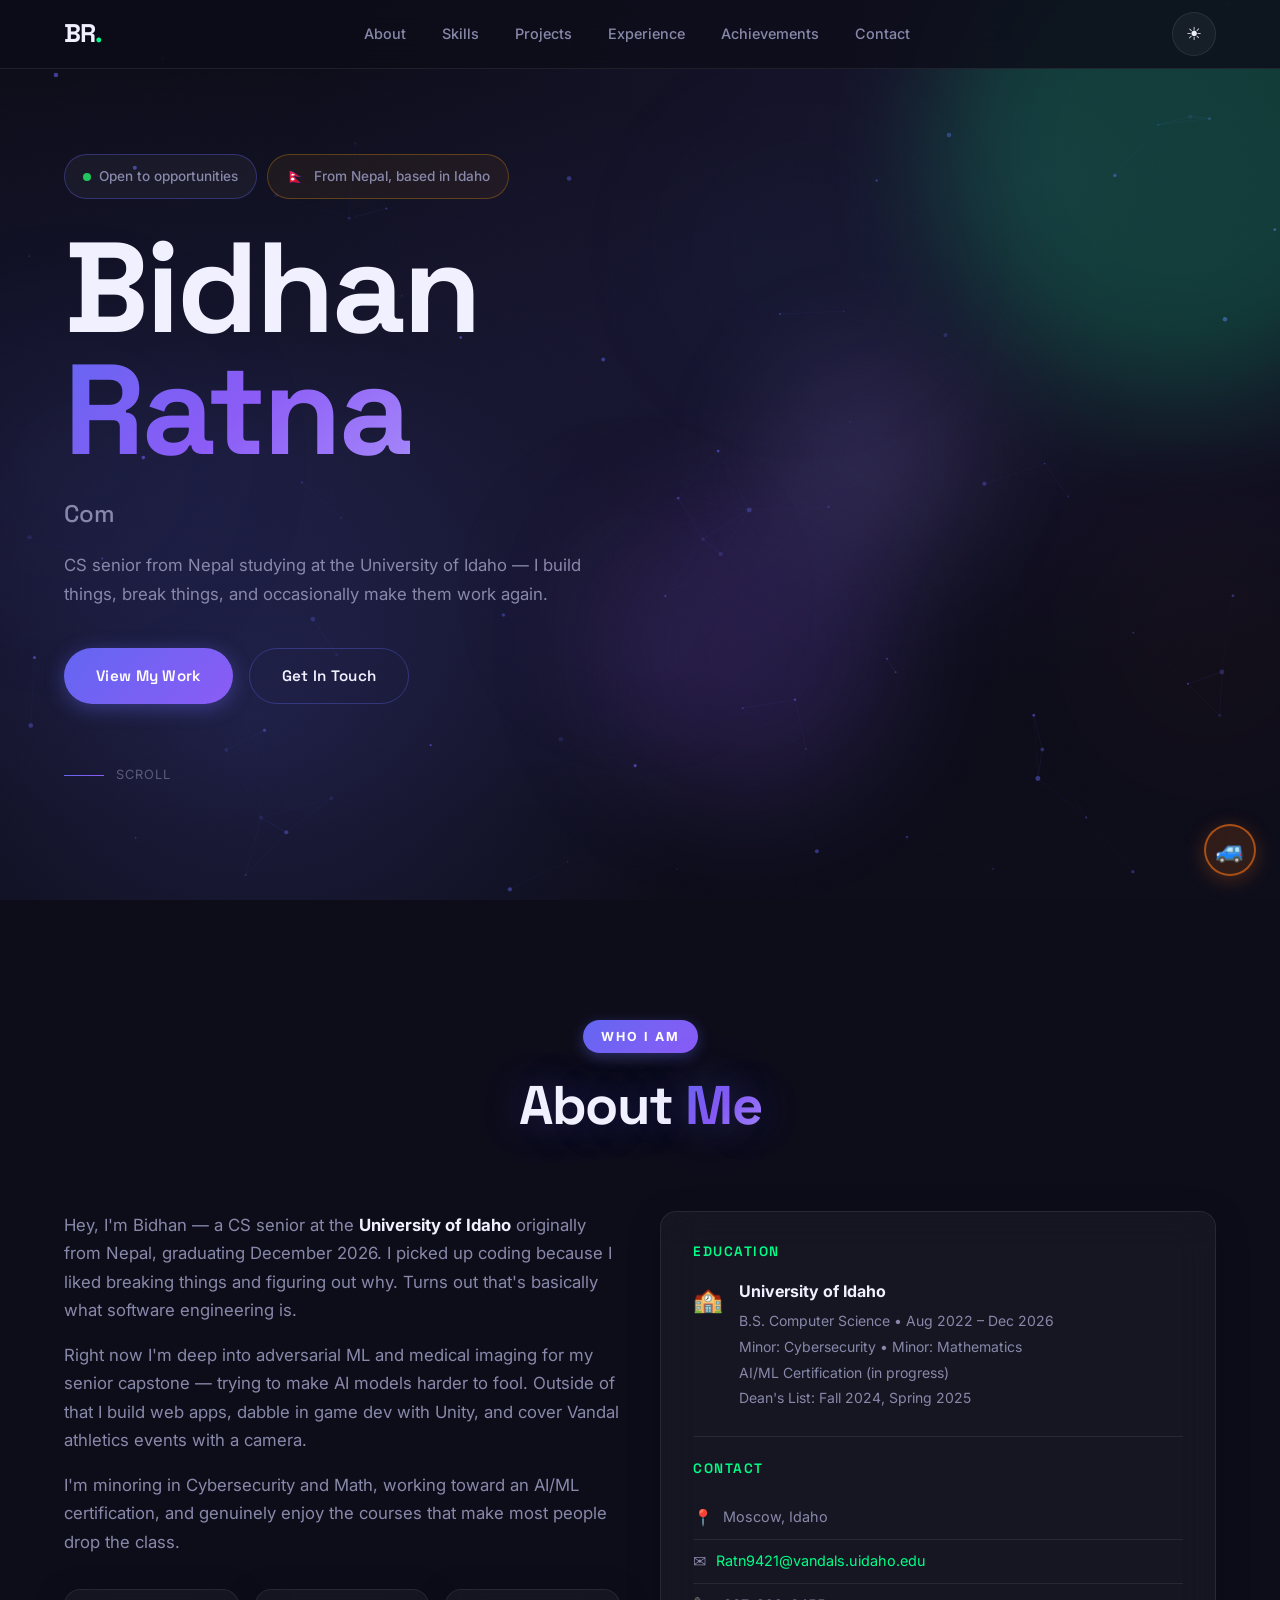
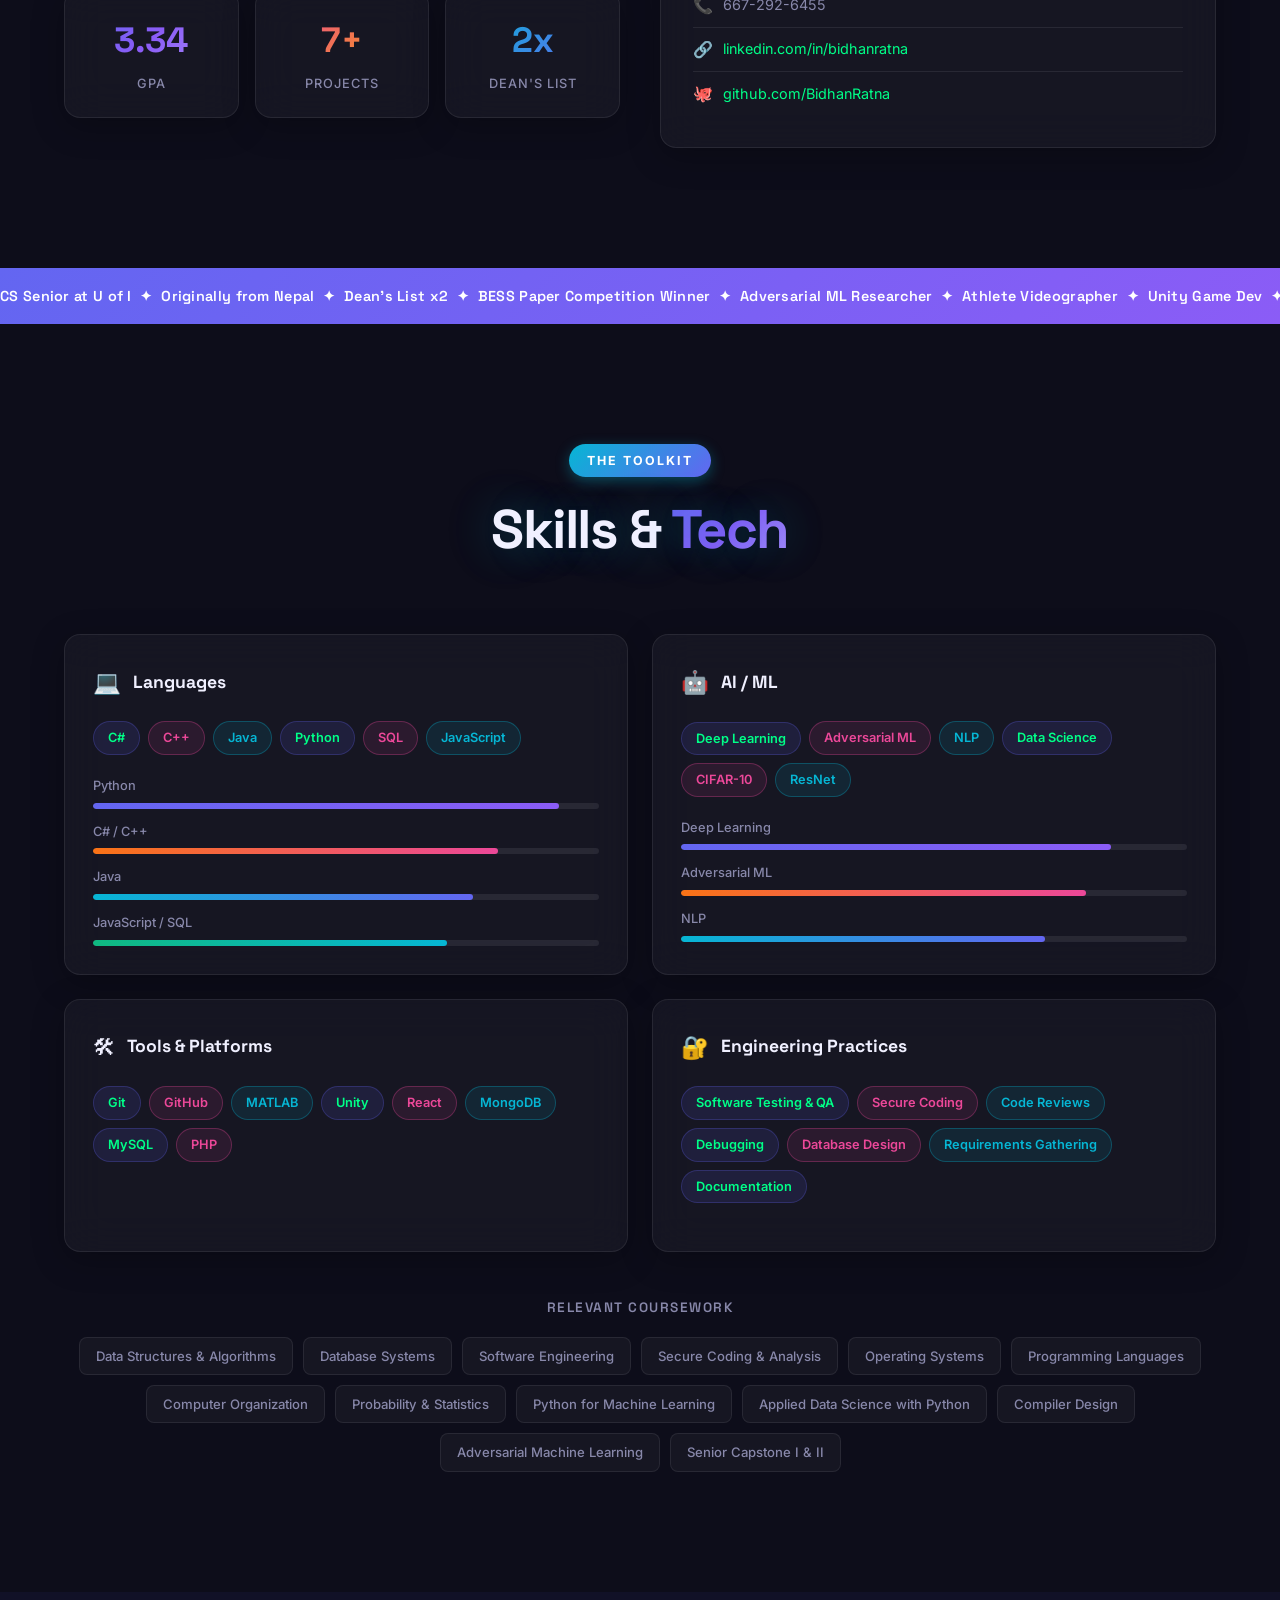
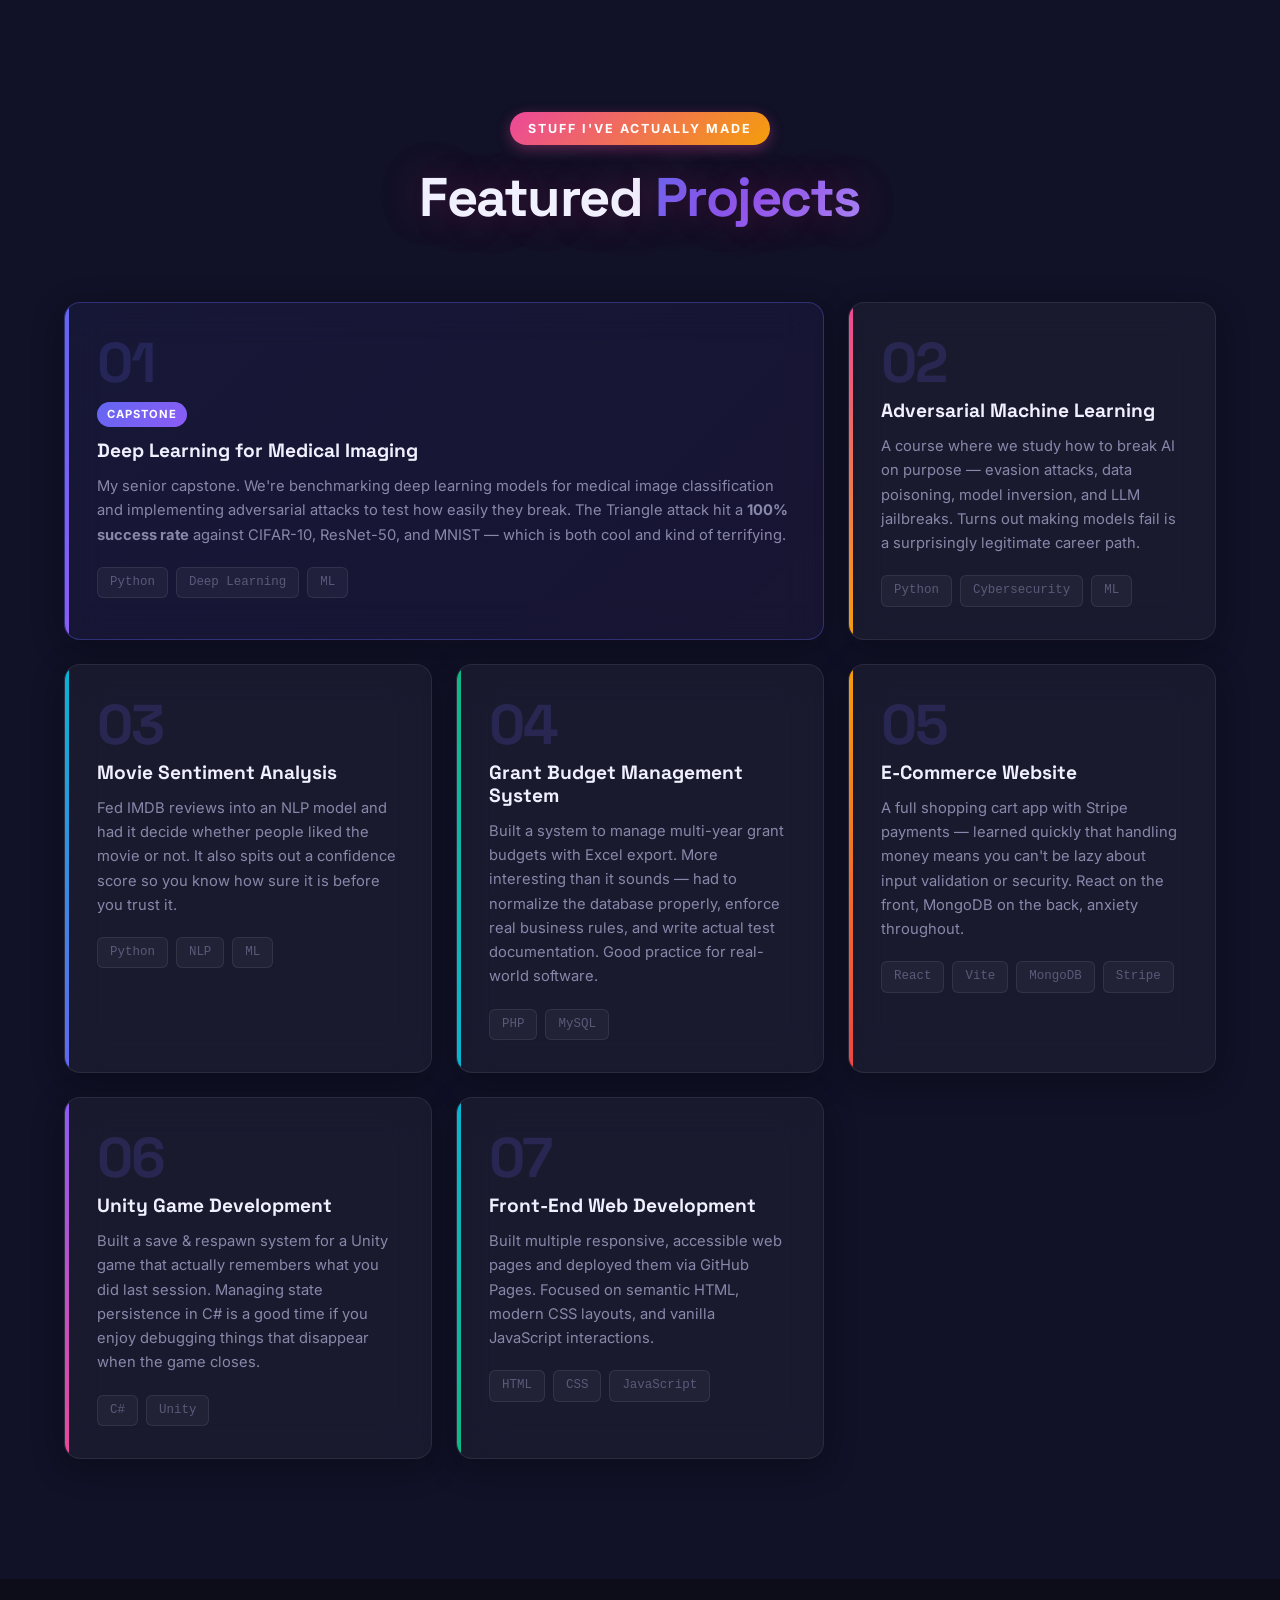
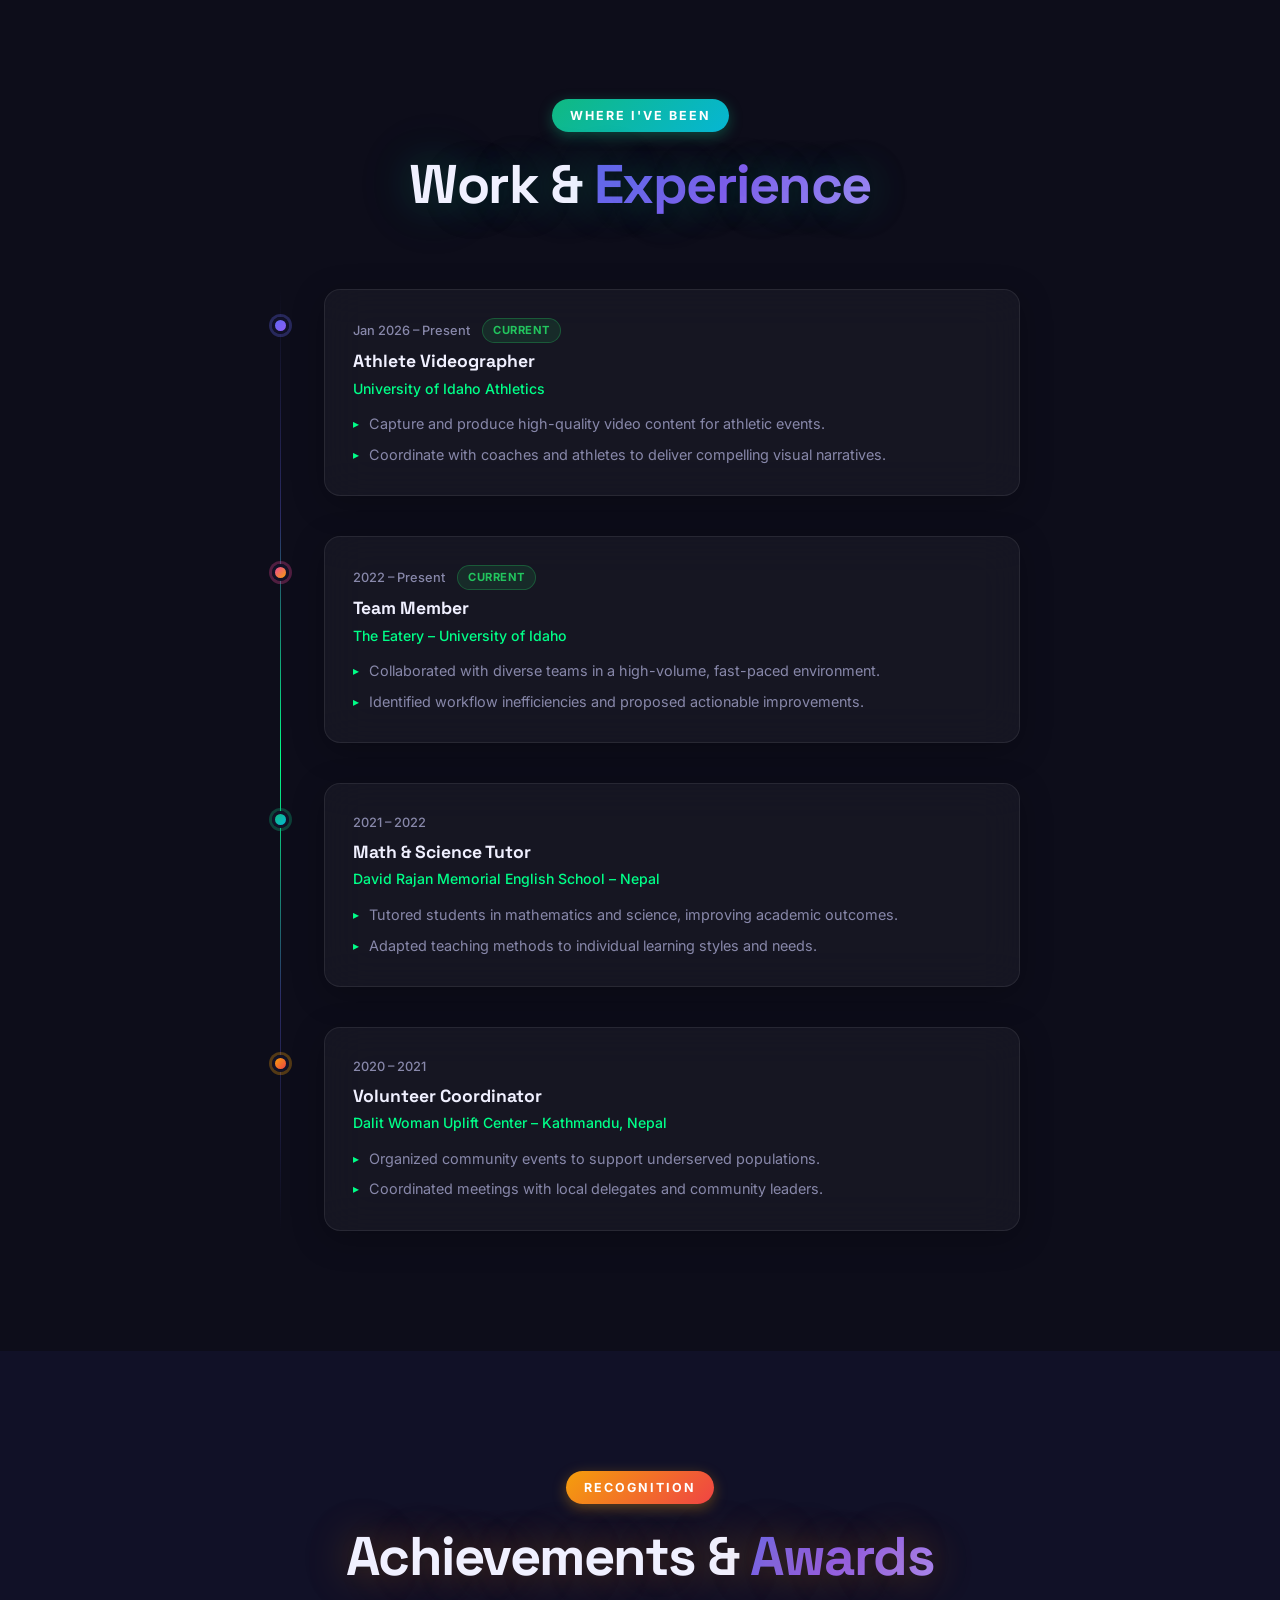
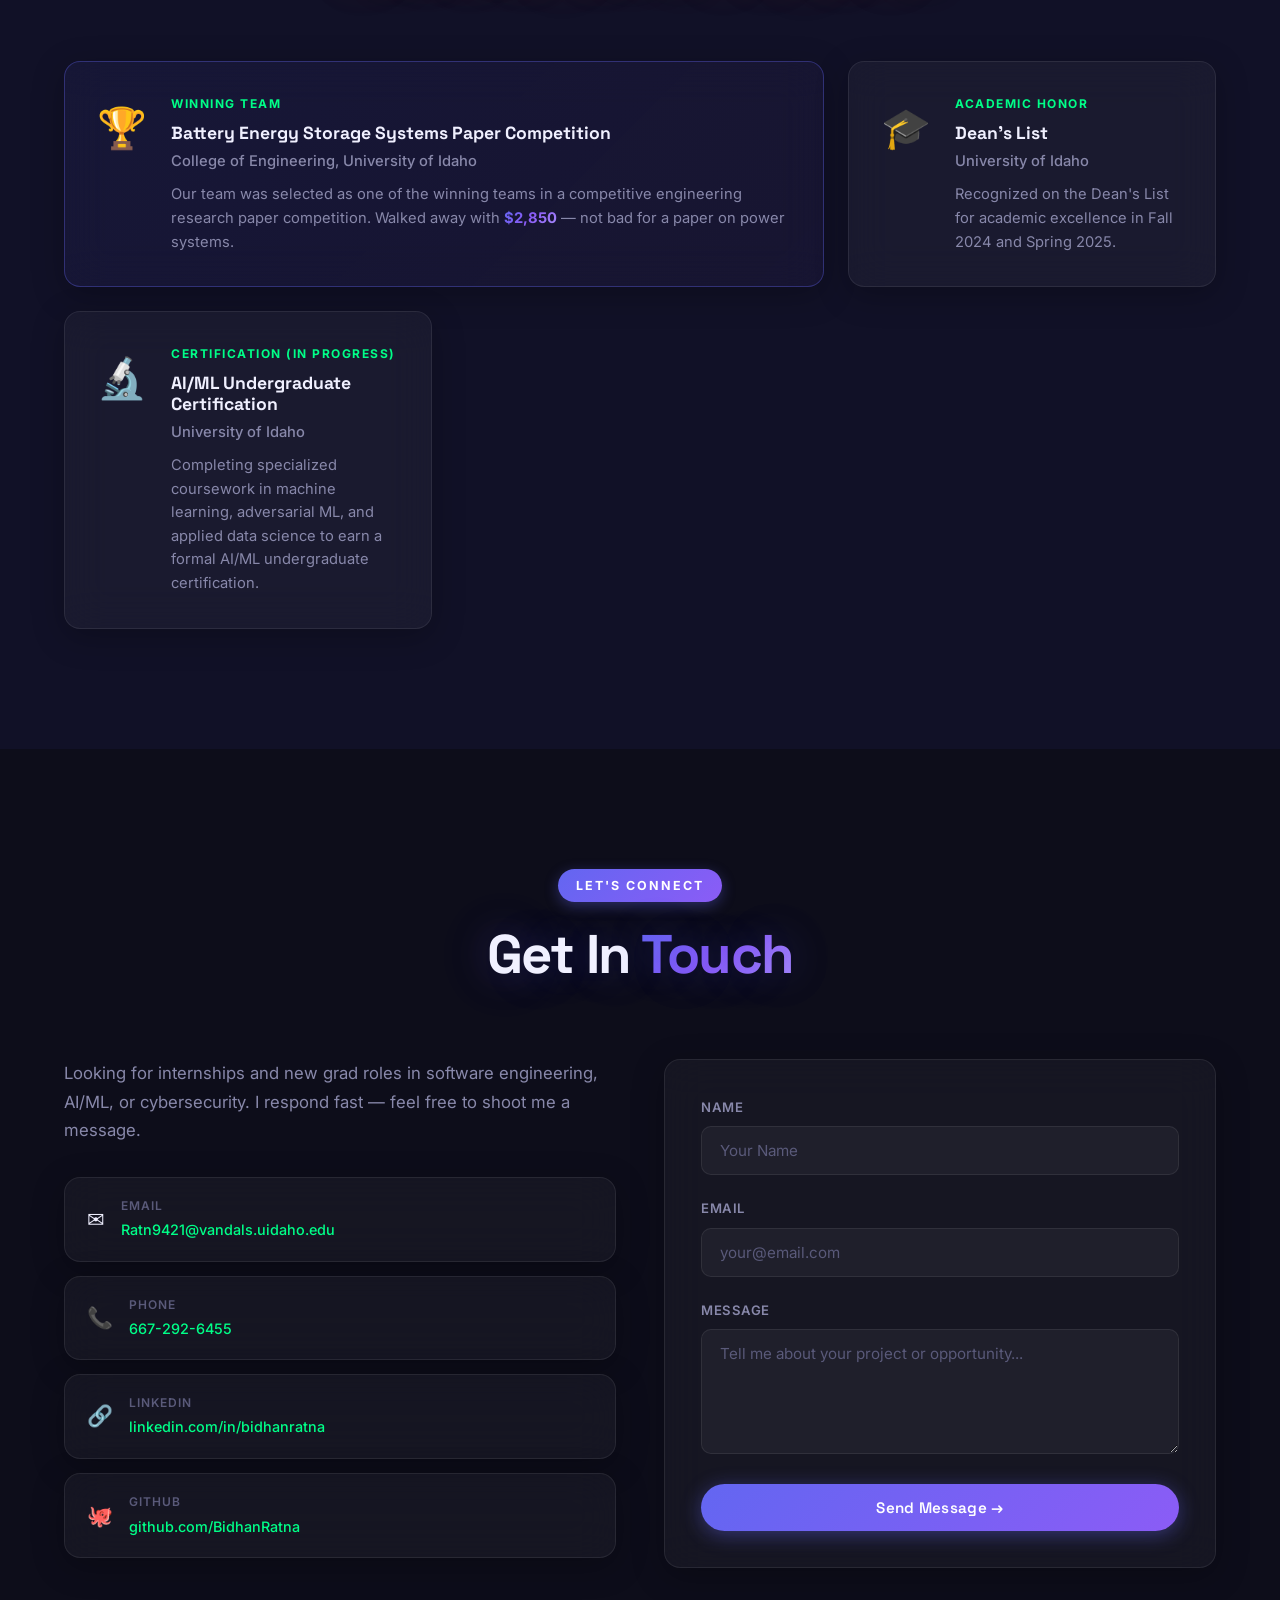
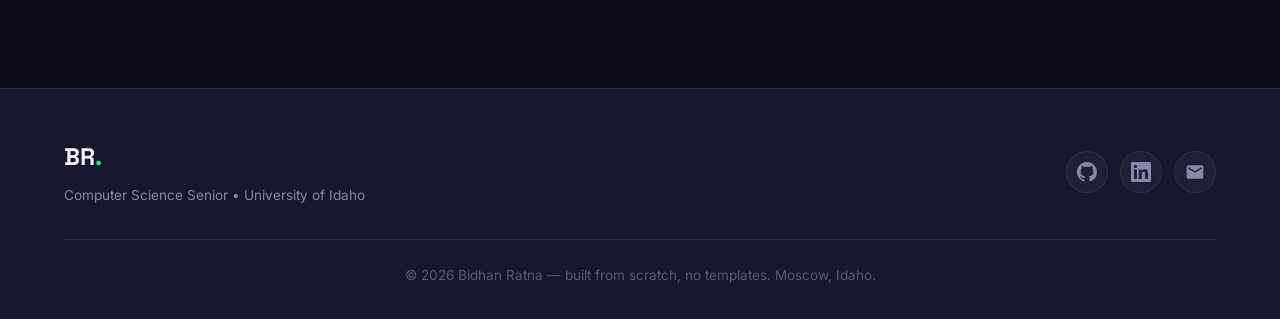
<file: index.html>
<!DOCTYPE html>
<html lang="en" data-theme="dark">
<head>
  <meta charset="UTF-8" />
  <meta name="viewport" content="width=device-width, initial-scale=1.0" />
  <title>Bidhan Ratna – Computer Science Portfolio</title>
  <link rel="preconnect" href="https://fonts.googleapis.com" />
  <link rel="preconnect" href="https://fonts.gstatic.com" crossorigin />
  <link href="https://fonts.googleapis.com/css2?family=Inter:wght@300;400;500;600;700&family=Space+Grotesk:wght@400;500;600;700;800&display=swap" rel="stylesheet" />
  <link rel="stylesheet" href="style.css" />
</head>
<body>

  <!-- NAVBAR -->
  <nav class="navbar" id="navbar">
    <div class="nav-container">
      <a href="#hero" class="nav-logo">BR<span class="accent">.</span></a>
      <ul class="nav-links" id="nav-links">
        <li><a href="#about" class="nav-link">About</a></li>
        <li><a href="#skills" class="nav-link">Skills</a></li>
        <li><a href="#projects" class="nav-link">Projects</a></li>
        <li><a href="#experience" class="nav-link">Experience</a></li>
        <li><a href="#achievements" class="nav-link">Achievements</a></li>
        <li><a href="#contact" class="nav-link">Contact</a></li>
      </ul>
      <div class="nav-right">
        <button class="theme-toggle" id="theme-toggle" aria-label="Toggle dark/light mode">
          <span class="icon-sun">&#9728;</span>
          <span class="icon-moon">&#9790;</span>
        </button>
        <button class="hamburger" id="hamburger" aria-label="Toggle menu">
          <span></span><span></span><span></span>
        </button>
      </div>
    </div>
  </nav>

  <!-- HERO -->
  <section class="hero" id="hero">
    <canvas id="particle-canvas"></canvas>
    <!-- Animated gradient mesh background -->
    <div class="hero-gradient-mesh" aria-hidden="true"></div>
    <div class="hero-content">
      <div class="hero-badges reveal">
        <div class="hero-badge">
          <span class="badge-dot"></span>
          Open to opportunities
        </div>
        <div class="hero-badge hero-badge-alt">
          <span class="badge-emoji">🇳🇵</span>
          From Nepal, based in Idaho
        </div>
      </div>
      <h1 class="hero-name reveal">Bidhan<br /><span class="gradient-text">Ratna</span></h1>
      <p class="hero-tagline reveal">Computer Science Senior &amp; AI/ML Enthusiast</p>
      <p class="hero-sub reveal">CS senior from Nepal studying at the University of Idaho — I build things, break things, and occasionally make them work again.</p>
      <div class="hero-cta reveal">
        <a href="#projects" class="btn btn-primary">View My Work</a>
        <a href="#contact" class="btn btn-outline">Get In Touch</a>
      </div>
      <div class="hero-scroll-indicator reveal">
        <div class="scroll-line"></div>
        <span>Scroll</span>
      </div>
      <!-- Jeep hint tooltip -->
      <div class="jeep-hint" id="jeep-hint" aria-hidden="true">🚙 Press W/A/S/D or arrow keys to drive around</div>
    </div>
    <div class="hero-floating-shapes">
      <div class="shape shape-1"></div>
      <div class="shape shape-2"></div>
      <div class="shape shape-3"></div>
    </div>
  </section>

  <!-- ABOUT -->
  <section class="section about" id="about">
    <div class="container">
      <div class="section-header reveal">
        <span class="section-tag">Who I Am</span>
        <h2 class="section-title">About <span class="gradient-text">Me</span></h2>
      </div>
      <div class="about-grid">
        <div class="about-text reveal">
          <p>Hey, I'm Bidhan — a CS senior at the <strong>University of Idaho</strong> originally from Nepal, graduating December 2026. I picked up coding because I liked breaking things and figuring out why. Turns out that's basically what software engineering is.</p>
          <p>Right now I'm deep into adversarial ML and medical imaging for my senior capstone — trying to make AI models harder to fool. Outside of that I build web apps, dabble in game dev with Unity, and cover Vandal athletics events with a camera.</p>
          <p>I'm minoring in Cybersecurity and Math, working toward an AI/ML certification, and genuinely enjoy the courses that make most people drop the class.</p>
          <div class="about-stats">
            <div class="stat-card glass-card">
              <span class="stat-value gradient-text">3.34</span>
              <span class="stat-label">GPA</span>
            </div>
            <div class="stat-card glass-card">
              <span class="stat-value gradient-text">7+</span>
              <span class="stat-label">Projects</span>
            </div>
            <div class="stat-card glass-card">
              <span class="stat-value gradient-text">2x</span>
              <span class="stat-label">Dean's List</span>
            </div>
          </div>
        </div>
        <div class="about-info reveal">
          <div class="info-card glass-card">
            <h3>Education</h3>
            <div class="edu-item">
              <div class="edu-icon">&#127979;</div>
              <div>
                <strong>University of Idaho</strong>
                <p>B.S. Computer Science &bull; Aug 2022 – Dec 2026</p>
                <p class="muted">Minor: Cybersecurity &bull; Minor: Mathematics</p>
                <p class="muted">AI/ML Certification (in progress)</p>
                <p class="muted">Dean's List: Fall 2024, Spring 2025</p>
              </div>
            </div>
            <div class="edu-divider"></div>
            <h3>Contact</h3>
            <ul class="contact-list">
              <li><span class="ci-icon">&#128205;</span> Moscow, Idaho</li>
              <li><span class="ci-icon">&#9993;</span> <a href="mailto:Ratn9421@vandals.uidaho.edu">Ratn9421@vandals.uidaho.edu</a></li>
              <li><span class="ci-icon">&#128222;</span> 667-292-6455</li>
              <li><span class="ci-icon">&#128279;</span> <a href="https://linkedin.com/in/bidhanratna/" target="_blank" rel="noopener">linkedin.com/in/bidhanratna</a></li>
              <li><span class="ci-icon">&#128025;</span> <a href="https://github.com/BidhanRatna" target="_blank" rel="noopener">github.com/BidhanRatna</a></li>
            </ul>
          </div>
        </div>
      </div>
    </div>
  </section>

  <!-- FUN TICKER -->
  <div class="ticker-wrap">
    <div class="ticker-track">
      <span>CS Senior at U of I &nbsp;✦&nbsp;</span>
      <span>Originally from Nepal &nbsp;✦&nbsp;</span>
      <span>Dean's List x2 &nbsp;✦&nbsp;</span>
      <span>BESS Paper Competition Winner &nbsp;✦&nbsp;</span>
      <span>Adversarial ML Researcher &nbsp;✦&nbsp;</span>
      <span>Athlete Videographer &nbsp;✦&nbsp;</span>
      <span>Unity Game Dev &nbsp;✦&nbsp;</span>
      <span>AI/ML Certification in Progress &nbsp;✦&nbsp;</span>
      <span>Minor in Cybersecurity &amp; Math &nbsp;✦&nbsp;</span>
      <span>CS Senior at U of I &nbsp;✦&nbsp;</span>
      <span>Originally from Nepal &nbsp;✦&nbsp;</span>
      <span>Dean's List x2 &nbsp;✦&nbsp;</span>
      <span>BESS Paper Competition Winner &nbsp;✦&nbsp;</span>
      <span>Adversarial ML Researcher &nbsp;✦&nbsp;</span>
      <span>Athlete Videographer &nbsp;✦&nbsp;</span>
      <span>Unity Game Dev &nbsp;✦&nbsp;</span>
    </div>
  </div>

  <!-- SKILLS -->
  <section class="section skills" id="skills">
    <div class="container">
      <div class="section-header reveal">
        <span class="section-tag">The Toolkit</span>
        <h2 class="section-title">Skills &amp; <span class="gradient-text">Tech</span></h2>
      </div>
      <div class="skills-grid">

        <div class="skill-group glass-card reveal">
          <div class="skill-group-header">
            <span class="sg-icon">&#128187;</span>
            <h3>Languages</h3>
          </div>
          <div class="skill-tags">
            <span class="skill-tag">C#</span>
            <span class="skill-tag">C++</span>
            <span class="skill-tag">Java</span>
            <span class="skill-tag">Python</span>
            <span class="skill-tag">SQL</span>
            <span class="skill-tag">JavaScript</span>
          </div>
          <div class="skill-bars">
            <div class="skill-bar-item">
              <span>Python</span>
              <div class="bar-track"><div class="bar-fill" data-width="92"></div></div>
            </div>
            <div class="skill-bar-item">
              <span>C# / C++</span>
              <div class="bar-track"><div class="bar-fill" data-width="80"></div></div>
            </div>
            <div class="skill-bar-item">
              <span>Java</span>
              <div class="bar-track"><div class="bar-fill" data-width="75"></div></div>
            </div>
            <div class="skill-bar-item">
              <span>JavaScript / SQL</span>
              <div class="bar-track"><div class="bar-fill" data-width="70"></div></div>
            </div>
          </div>
        </div>

        <div class="skill-group glass-card reveal">
          <div class="skill-group-header">
            <span class="sg-icon">&#129302;</span>
            <h3>AI / ML</h3>
          </div>
          <div class="skill-tags">
            <span class="skill-tag">Deep Learning</span>
            <span class="skill-tag">Adversarial ML</span>
            <span class="skill-tag">NLP</span>
            <span class="skill-tag">Data Science</span>
            <span class="skill-tag">CIFAR-10</span>
            <span class="skill-tag">ResNet</span>
          </div>
          <div class="skill-bars">
            <div class="skill-bar-item">
              <span>Deep Learning</span>
              <div class="bar-track"><div class="bar-fill" data-width="85"></div></div>
            </div>
            <div class="skill-bar-item">
              <span>Adversarial ML</span>
              <div class="bar-track"><div class="bar-fill" data-width="80"></div></div>
            </div>
            <div class="skill-bar-item">
              <span>NLP</span>
              <div class="bar-track"><div class="bar-fill" data-width="72"></div></div>
            </div>
          </div>
        </div>

        <div class="skill-group glass-card reveal">
          <div class="skill-group-header">
            <span class="sg-icon">&#128736;</span>
            <h3>Tools &amp; Platforms</h3>
          </div>
          <div class="skill-tags">
            <span class="skill-tag">Git</span>
            <span class="skill-tag">GitHub</span>
            <span class="skill-tag">MATLAB</span>
            <span class="skill-tag">Unity</span>
            <span class="skill-tag">React</span>
            <span class="skill-tag">MongoDB</span>
            <span class="skill-tag">MySQL</span>
            <span class="skill-tag">PHP</span>
          </div>
        </div>

        <div class="skill-group glass-card reveal">
          <div class="skill-group-header">
            <span class="sg-icon">&#128272;</span>
            <h3>Engineering Practices</h3>
          </div>
          <div class="skill-tags">
            <span class="skill-tag">Software Testing &amp; QA</span>
            <span class="skill-tag">Secure Coding</span>
            <span class="skill-tag">Code Reviews</span>
            <span class="skill-tag">Debugging</span>
            <span class="skill-tag">Database Design</span>
            <span class="skill-tag">Requirements Gathering</span>
            <span class="skill-tag">Documentation</span>
          </div>
        </div>

      </div>

      <div class="coursework-section reveal">
        <h3>Relevant Coursework</h3>
        <div class="course-tags">
          <span class="course-tag">Data Structures &amp; Algorithms</span>
          <span class="course-tag">Database Systems</span>
          <span class="course-tag">Software Engineering</span>
          <span class="course-tag">Secure Coding &amp; Analysis</span>
          <span class="course-tag">Operating Systems</span>
          <span class="course-tag">Programming Languages</span>
          <span class="course-tag">Computer Organization</span>
          <span class="course-tag">Probability &amp; Statistics</span>
          <span class="course-tag">Python for Machine Learning</span>
          <span class="course-tag">Applied Data Science with Python</span>
          <span class="course-tag">Compiler Design</span>
          <span class="course-tag">Adversarial Machine Learning</span>
          <span class="course-tag">Senior Capstone I &amp; II</span>
        </div>
      </div>
    </div>
  </section>

  <!-- PROJECTS -->
  <section class="section projects" id="projects">
    <div class="container">
      <div class="section-header reveal">
        <span class="section-tag">Stuff I've Actually Made</span>
        <h2 class="section-title">Featured <span class="gradient-text">Projects</span></h2>
      </div>
      <div class="projects-grid">

        <div class="project-card glass-card reveal featured">
          <div class="project-number">01</div>
          <div class="project-badge">Capstone</div>
          <h3>Deep Learning for Medical Imaging</h3>
          <p>My senior capstone. We're benchmarking deep learning models for medical image classification and implementing adversarial attacks to test how easily they break. The Triangle attack hit a <strong>100% success rate</strong> against CIFAR-10, ResNet-50, and MNIST — which is both cool and kind of terrifying.</p>
          <div class="project-tags">
            <span>Python</span><span>Deep Learning</span><span>ML</span>
          </div>
        </div>

        <div class="project-card glass-card reveal">
          <div class="project-number">02</div>
          <h3>Adversarial Machine Learning</h3>
          <p>A course where we study how to break AI on purpose — evasion attacks, data poisoning, model inversion, and LLM jailbreaks. Turns out making models fail is a surprisingly legitimate career path.</p>
          <div class="project-tags">
            <span>Python</span><span>Cybersecurity</span><span>ML</span>
          </div>
        </div>

        <div class="project-card glass-card reveal">
          <div class="project-number">03</div>
          <h3>Movie Sentiment Analysis</h3>
          <p>Fed IMDB reviews into an NLP model and had it decide whether people liked the movie or not. It also spits out a confidence score so you know how sure it is before you trust it.</p>
          <div class="project-tags">
            <span>Python</span><span>NLP</span><span>ML</span>
          </div>
        </div>

        <div class="project-card glass-card reveal">
          <div class="project-number">04</div>
          <h3>Grant Budget Management System</h3>
          <p>Built a system to manage multi-year grant budgets with Excel export. More interesting than it sounds — had to normalize the database properly, enforce real business rules, and write actual test documentation. Good practice for real-world software.</p>
          <div class="project-tags">
            <span>PHP</span><span>MySQL</span>
          </div>
        </div>

        <div class="project-card glass-card reveal">
          <div class="project-number">05</div>
          <h3>E-Commerce Website</h3>
          <p>A full shopping cart app with Stripe payments — learned quickly that handling money means you can't be lazy about input validation or security. React on the front, MongoDB on the back, anxiety throughout.</p>
          <div class="project-tags">
            <span>React</span><span>Vite</span><span>MongoDB</span><span>Stripe</span>
          </div>
        </div>

        <div class="project-card glass-card reveal">
          <div class="project-number">06</div>
          <h3>Unity Game Development</h3>
          <p>Built a save & respawn system for a Unity game that actually remembers what you did last session. Managing state persistence in C# is a good time if you enjoy debugging things that disappear when the game closes.</p>
          <div class="project-tags">
            <span>C#</span><span>Unity</span>
          </div>
        </div>

        <div class="project-card glass-card reveal">
          <div class="project-number">07</div>
          <h3>Front-End Web Development</h3>
          <p>Built multiple responsive, accessible web pages and deployed them via GitHub Pages. Focused on semantic HTML, modern CSS layouts, and vanilla JavaScript interactions.</p>
          <div class="project-tags">
            <span>HTML</span><span>CSS</span><span>JavaScript</span>
          </div>
        </div>

      </div>
    </div>
  </section>

  <!-- EXPERIENCE -->
  <section class="section experience" id="experience">
    <div class="container">
      <div class="section-header reveal">
        <span class="section-tag">Where I've Been</span>
        <h2 class="section-title">Work &amp; <span class="gradient-text">Experience</span></h2>
      </div>
      <div class="timeline">

        <div class="timeline-item reveal">
          <div class="timeline-dot"></div>
          <div class="timeline-card glass-card">
            <div class="timeline-meta">
              <span class="tl-date">Jan 2026 – Present</span>
              <span class="tl-badge current">Current</span>
            </div>
            <h3>Athlete Videographer</h3>
            <p class="tl-org">University of Idaho Athletics</p>
            <ul>
              <li>Capture and produce high-quality video content for athletic events.</li>
              <li>Coordinate with coaches and athletes to deliver compelling visual narratives.</li>
            </ul>
          </div>
        </div>

        <div class="timeline-item reveal">
          <div class="timeline-dot"></div>
          <div class="timeline-card glass-card">
            <div class="timeline-meta">
              <span class="tl-date">2022 – Present</span>
              <span class="tl-badge current">Current</span>
            </div>
            <h3>Team Member</h3>
            <p class="tl-org">The Eatery – University of Idaho</p>
            <ul>
              <li>Collaborated with diverse teams in a high-volume, fast-paced environment.</li>
              <li>Identified workflow inefficiencies and proposed actionable improvements.</li>
            </ul>
          </div>
        </div>

        <div class="timeline-item reveal">
          <div class="timeline-dot"></div>
          <div class="timeline-card glass-card">
            <div class="timeline-meta">
              <span class="tl-date">2021 – 2022</span>
            </div>
            <h3>Math &amp; Science Tutor</h3>
            <p class="tl-org">David Rajan Memorial English School – Nepal</p>
            <ul>
              <li>Tutored students in mathematics and science, improving academic outcomes.</li>
              <li>Adapted teaching methods to individual learning styles and needs.</li>
            </ul>
          </div>
        </div>

        <div class="timeline-item reveal">
          <div class="timeline-dot"></div>
          <div class="timeline-card glass-card">
            <div class="timeline-meta">
              <span class="tl-date">2020 – 2021</span>
            </div>
            <h3>Volunteer Coordinator</h3>
            <p class="tl-org">Dalit Woman Uplift Center – Kathmandu, Nepal</p>
            <ul>
              <li>Organized community events to support underserved populations.</li>
              <li>Coordinated meetings with local delegates and community leaders.</li>
            </ul>
          </div>
        </div>

      </div>
    </div>
  </section>

  <!-- ACHIEVEMENTS -->
  <section class="section achievements" id="achievements">
    <div class="container">
      <div class="section-header reveal">
        <span class="section-tag">Recognition</span>
        <h2 class="section-title">Achievements &amp; <span class="gradient-text">Awards</span></h2>
      </div>
      <div class="achievements-grid">

        <div class="achievement-card glass-card reveal featured-achievement">
          <div class="ach-icon">&#127942;</div>
          <div class="ach-content">
            <div class="ach-award">Winning Team</div>
            <h3>Battery Energy Storage Systems Paper Competition</h3>
            <p class="ach-org">College of Engineering, University of Idaho</p>
            <p>Our team was selected as one of the winning teams in a competitive engineering research paper competition. Walked away with <strong class="gradient-text">$2,850</strong> — not bad for a paper on power systems.</p>
          </div>
        </div>

        <div class="achievement-card glass-card reveal">
          <div class="ach-icon">&#127891;</div>
          <div class="ach-content">
            <div class="ach-award">Academic Honor</div>
            <h3>Dean's List</h3>
            <p class="ach-org">University of Idaho</p>
            <p>Recognized on the Dean's List for academic excellence in Fall 2024 and Spring 2025.</p>
          </div>
        </div>

        <div class="achievement-card glass-card reveal">
          <div class="ach-icon">&#128300;</div>
          <div class="ach-content">
            <div class="ach-award">Certification (In Progress)</div>
            <h3>AI/ML Undergraduate Certification</h3>
            <p class="ach-org">University of Idaho</p>
            <p>Completing specialized coursework in machine learning, adversarial ML, and applied data science to earn a formal AI/ML undergraduate certification.</p>
          </div>
        </div>

      </div>
    </div>
  </section>

  <!-- CONTACT -->
  <section class="section contact" id="contact">
    <div class="container">
      <div class="section-header reveal">
        <span class="section-tag">Let's Connect</span>
        <h2 class="section-title">Get In <span class="gradient-text">Touch</span></h2>
      </div>
      <div class="contact-layout">
        <div class="contact-info reveal">
          <p class="contact-intro">Looking for internships and new grad roles in software engineering, AI/ML, or cybersecurity. I respond fast — feel free to shoot me a message.</p>
          <div class="contact-links">
            <a href="mailto:Ratn9421@vandals.uidaho.edu" class="contact-link-card glass-card">
              <span class="clc-icon">&#9993;</span>
              <div>
                <span class="clc-label">Email</span>
                <span class="clc-value">Ratn9421@vandals.uidaho.edu</span>
              </div>
            </a>
            <a href="tel:6672926455" class="contact-link-card glass-card">
              <span class="clc-icon">&#128222;</span>
              <div>
                <span class="clc-label">Phone</span>
                <span class="clc-value">667-292-6455</span>
              </div>
            </a>
            <a href="https://linkedin.com/in/bidhanratna/" target="_blank" rel="noopener" class="contact-link-card glass-card">
              <span class="clc-icon">&#128279;</span>
              <div>
                <span class="clc-label">LinkedIn</span>
                <span class="clc-value">linkedin.com/in/bidhanratna</span>
              </div>
            </a>
            <a href="https://github.com/BidhanRatna" target="_blank" rel="noopener" class="contact-link-card glass-card">
              <span class="clc-icon">&#128025;</span>
              <div>
                <span class="clc-label">GitHub</span>
                <span class="clc-value">github.com/BidhanRatna</span>
              </div>
            </a>
          </div>
        </div>
        <div class="contact-form-wrap reveal">
          <form class="contact-form glass-card" id="contact-form">
            <div class="form-group">
              <label for="name">Name</label>
              <input type="text" id="name" name="name" placeholder="Your Name" required />
            </div>
            <div class="form-group">
              <label for="email">Email</label>
              <input type="email" id="email" name="email" placeholder="your@email.com" required />
            </div>
            <div class="form-group">
              <label for="message">Message</label>
              <textarea id="message" name="message" rows="5" placeholder="Tell me about your project or opportunity..." required></textarea>
            </div>
            <button type="submit" class="btn btn-primary full-width">Send Message &#8594;</button>
            <div class="form-success" id="form-success">Message sent! I'll get back to you soon.</div>
          </form>
        </div>
      </div>
    </div>
  </section>

  <!-- FOOTER -->
  <footer class="footer">
    <div class="container">
      <div class="footer-inner">
        <div class="footer-brand">
          <span class="footer-logo">BR<span class="accent">.</span></span>
          <p>Computer Science Senior &bull; University of Idaho</p>
        </div>
        <div class="footer-social">
          <a href="https://github.com/BidhanRatna" target="_blank" rel="noopener" aria-label="GitHub">
            <svg width="20" height="20" viewBox="0 0 24 24" fill="currentColor"><path d="M12 0C5.37 0 0 5.37 0 12c0 5.31 3.435 9.795 8.205 11.385.6.105.825-.255.825-.57 0-.285-.015-1.23-.015-2.235-3.015.555-3.795-.735-4.035-1.41-.135-.345-.72-1.41-1.23-1.695-.42-.225-1.02-.78-.015-.795.945-.015 1.62.87 1.845 1.23 1.08 1.815 2.805 1.305 3.495.99.105-.78.42-1.305.765-1.605-2.67-.3-5.46-1.335-5.46-5.925 0-1.305.465-2.385 1.23-3.225-.12-.3-.54-1.53.12-3.18 0 0 1.005-.315 3.3 1.23.96-.27 1.98-.405 3-.405s2.04.135 3 .405c2.295-1.56 3.3-1.23 3.3-1.23.66 1.65.24 2.88.12 3.18.765.84 1.23 1.905 1.23 3.225 0 4.605-2.805 5.625-5.475 5.925.435.375.81 1.095.81 2.22 0 1.605-.015 2.895-.015 3.3 0 .315.225.69.825.57A12.02 12.02 0 0 0 24 12c0-6.63-5.37-12-12-12z"/></svg>
          </a>
          <a href="https://linkedin.com/in/bidhanratna/" target="_blank" rel="noopener" aria-label="LinkedIn">
            <svg width="20" height="20" viewBox="0 0 24 24" fill="currentColor"><path d="M20.447 20.452h-3.554v-5.569c0-1.328-.027-3.037-1.852-3.037-1.853 0-2.136 1.445-2.136 2.939v5.667H9.351V9h3.414v1.561h.046c.477-.9 1.637-1.85 3.37-1.85 3.601 0 4.267 2.37 4.267 5.455v6.286zM5.337 7.433a2.062 2.062 0 0 1-2.063-2.065 2.064 2.064 0 1 1 2.063 2.065zm1.782 13.019H3.555V9h3.564v11.452zM22.225 0H1.771C.792 0 0 .774 0 1.729v20.542C0 23.227.792 24 1.771 24h20.451C23.2 24 24 23.227 24 22.271V1.729C24 .774 23.2 0 22.222 0h.003z"/></svg>
          </a>
          <a href="mailto:Ratn9421@vandals.uidaho.edu" aria-label="Email">
            <svg width="20" height="20" viewBox="0 0 24 24" fill="currentColor"><path d="M20 4H4c-1.1 0-2 .9-2 2v12c0 1.1.9 2 2 2h16c1.1 0 2-.9 2-2V6c0-1.1-.9-2-2-2zm0 4l-8 5-8-5V6l8 5 8-5v2z"/></svg>
          </a>
        </div>
      </div>
      <div class="footer-bottom">
        <p>&copy; 2026 Bidhan Ratna &mdash; built from scratch, no templates. Moscow, Idaho.</p>
      </div>
    </div>
  </footer>

  <!-- SCROLL TO TOP BUTTON -->
  <button class="scroll-to-top" id="scroll-to-top" aria-label="Scroll to top">&#8679;</button>

  <!-- JEEP TOGGLE BUTTON -->
  <button class="jeep-toggle-btn" id="jeep-toggle-btn" aria-label="Toggle Jeep Navigator" title="Toggle Jeep Navigator">🚙</button>

  <!-- CSS JEEP NAVIGATOR -->
  <div class="jeep-navigator" id="jeep-navigator" aria-hidden="true">
    <div class="jeep-body-wrap">
      <div class="jeep-body">
        <!-- Roof -->
        <div class="jeep-roof"></div>
        <!-- Windshield -->
        <div class="jeep-windshield"></div>
        <!-- Windows -->
        <div class="jeep-window jeep-window-front"></div>
        <div class="jeep-window jeep-window-rear"></div>
        <!-- Headlights -->
        <div class="jeep-headlight jeep-headlight-front"></div>
        <div class="jeep-headlight jeep-headlight-rear"></div>
        <!-- Door detail -->
        <div class="jeep-door-line"></div>
        <!-- Exhaust smoke trail container -->
        <div class="jeep-exhaust" id="jeep-exhaust"></div>
      </div>
    </div>
    <!-- Wheels -->
    <div class="jeep-wheel jeep-wheel-front">
      <div class="jeep-wheel-inner"></div>
      <div class="jeep-wheel-spoke"></div>
      <div class="jeep-wheel-spoke jeep-spoke-2"></div>
      <div class="jeep-wheel-spoke jeep-spoke-3"></div>
    </div>
    <div class="jeep-wheel jeep-wheel-rear">
      <div class="jeep-wheel-inner"></div>
      <div class="jeep-wheel-spoke"></div>
      <div class="jeep-wheel-spoke jeep-spoke-2"></div>
      <div class="jeep-wheel-spoke jeep-spoke-3"></div>
    </div>
  </div>

  <!-- Colorful drifting orbs for non-hero sections -->
  <div class="ambient-orb orb-1" aria-hidden="true"></div>
  <div class="ambient-orb orb-2" aria-hidden="true"></div>
  <div class="ambient-orb orb-3" aria-hidden="true"></div>
  <div class="ambient-orb orb-4" aria-hidden="true"></div>

  <!-- Noise texture overlay -->
  <div class="noise-overlay" aria-hidden="true"></div>

  <script src="script.js"></script>
</body>
</html>
</file>
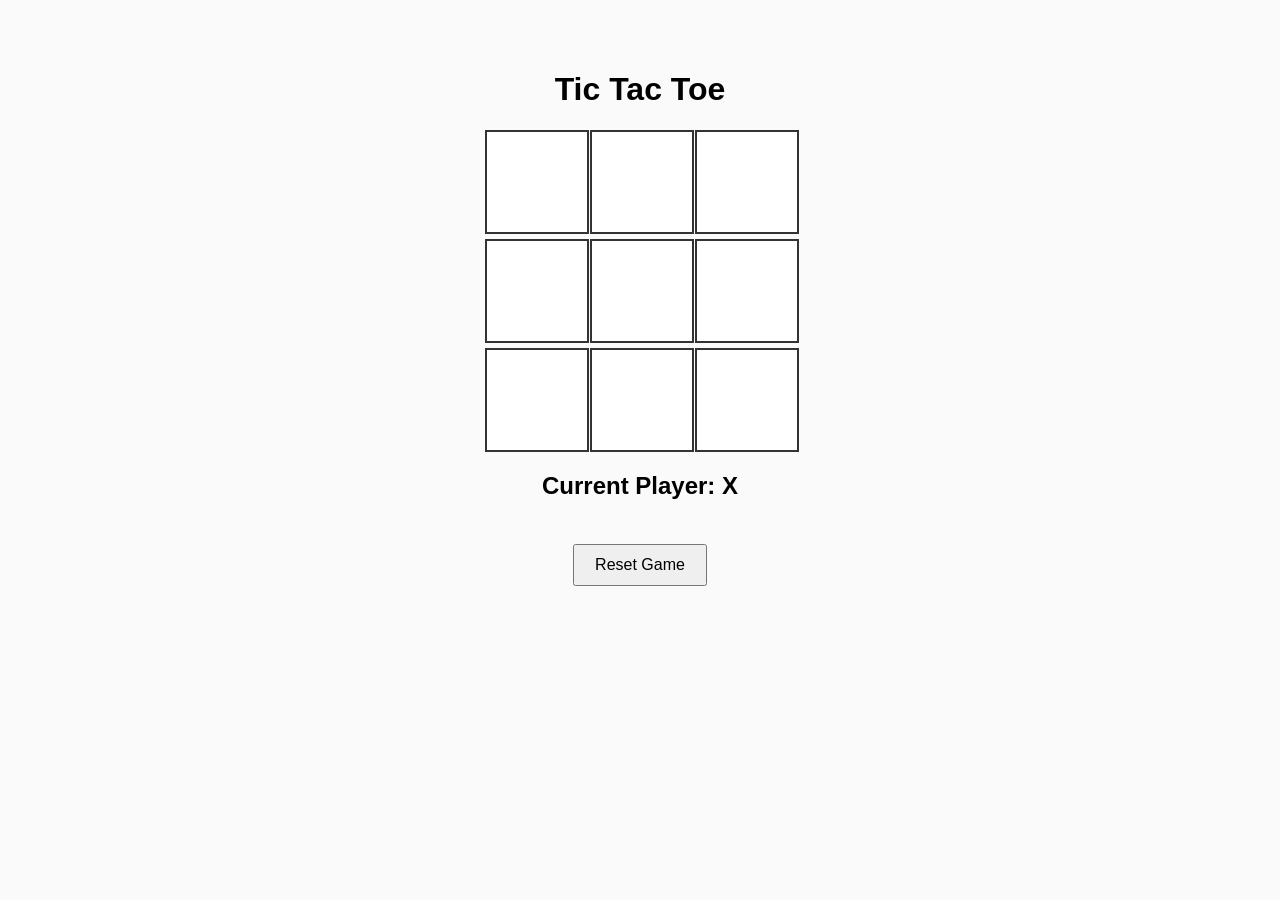
<file: tictactoe.html>
<!DOCTYPE html>
<html lang="en">
<head>
    <meta charset="UTF-8">
    <meta name="viewport" content="width=device-width, initial-scale=1.0">
    <title>Tic Tac Toe</title>
    <style>
        body { font-family: sans-serif; display: flex; flex-direction: column; align-items: center; margin-top: 50px; background-color: #fafafa; }
        .board { display: grid; grid-template-columns: repeat(3, 100px); gap: 5px; }
        .cell { width: 100px; height: 100px; display: flex; justify-content: center; align-items: center; font-size: 2.5em; background-color: #fff; border: 2px solid #333; cursor: pointer; }
        .cell:hover { background-color: #f0f0f0; }
        #message { margin-top: 20px; font-size: 1.5em; font-weight: bold; }
        .reset-btn { margin-top: 20px; padding: 10px 20px; font-size: 1em; cursor: pointer; }
    </style>
</head>
<body>
    <h1>Tic Tac Toe</h1>
    <div class="board" id="board"></div>
    <p id="message"></p>
    <button class="reset-btn" onclick="resetGame()">Reset Game</button>
    <script>
        let board = ['', '', '', '', '', '', '', '', ''];
        let currentPlayer = 'X';
        const boardElement = document.getElementById('board');
        const messageElement = document.getElementById('message');

        function checkWinner() {
            const wins = [[0,1,2], [3,4,5], [6,7,8], [0,3,6], [1,4,7], [2,5,8], [0,4,8], [2,4,6]];
            for (let combo of wins) {
                if (board[combo[0]] && board[combo[0]] === board[combo[1]] && board[combo[0]] === board[combo[2]]) {
                    return board[combo[0]];
                }
            }
            return board.includes('') ? null : 'Tie';
        }

        function makeMove(index) {
            if (board[index] || checkWinner()) return;
            board[index] = currentPlayer;
            currentPlayer = currentPlayer === 'X' ? 'O' : 'X';
            render();
        }

        function resetGame() {
            board = ['', '', '', '', '', '', '', '', ''];
            currentPlayer = 'X';
            render();
        }

        function render() {
            boardElement.innerHTML = '';
            board.forEach((cell, i) => {
                const div = document.createElement('div');
                div.className = 'cell';
                div.innerText = cell;
                div.onclick = () => makeMove(i);
                boardElement.appendChild(div);
            });
            const winner = checkWinner();
            if (winner) messageElement.innerText = winner === 'Tie' ? "It's a tie!" : winner + " wins!";
            else messageElement.innerText = "Current Player: " + currentPlayer;
        }
        render();
    </script>
</body>
</html>
</file>
<file: style.css>
/* ============================================
   BIDHAN RATNA PORTFOLIO – STYLE.CSS
   ============================================ */

/* ---------- CSS VARIABLES ---------- */
:root {
  --accent-1: #00ff88;
  --accent-2: #8b5cf6;
  --accent-3: #ec4899;
  --accent-4: #06b6d4;
  --accent-5: #f59e0b;
  --accent-grad: linear-gradient(135deg, #6366f1, #8b5cf6);
  --accent-grad-ext: linear-gradient(135deg, #6366f1 0%, #8b5cf6 50%, #a78bfa 100%);
  --accent-grad-warm: linear-gradient(135deg, #ec4899, #f59e0b);
  --accent-grad-cool: linear-gradient(135deg, #06b6d4, #6366f1);
  --font-body: 'Inter', sans-serif;
  --font-heading: 'Space Grotesk', sans-serif;
  --transition: 0.3s ease;
  --transition-slow: 0.6s ease;
  --radius: 16px;
  --radius-sm: 10px;
  --shadow: 0 8px 32px rgba(0, 0, 0, 0.25);
  --shadow-hover: 0 20px 60px rgba(99, 102, 241, 0.3);
}

/* ---------- DARK THEME (default) ---------- */
[data-theme="dark"] {
  --bg: #0d0d1a;
  --bg-2: #111127;
  --bg-3: #16162e;
  --surface: rgba(255, 255, 255, 0.04);
  --surface-hover: rgba(255, 255, 255, 0.08);
  --border: rgba(255, 255, 255, 0.08);
  --border-accent: rgba(99, 102, 241, 0.35);
  --text: #f0f0ff;
  --text-muted: #8888aa;
  --text-dim: #5a5a7a;
  --nav-bg: rgba(13, 13, 26, 0.8);
  --glass-bg: rgba(255, 255, 255, 0.04);
  --glass-border: rgba(255, 255, 255, 0.08);
  --particle-color: rgba(99, 102, 241, 0.6);
}

/* ---------- LIGHT THEME ---------- */
[data-theme="light"] {
  --bg: #f8f8ff;
  --bg-2: #ffffff;
  --bg-3: #f0f0fa;
  --surface: rgba(99, 102, 241, 0.04);
  --surface-hover: rgba(99, 102, 241, 0.08);
  --border: rgba(0, 0, 0, 0.08);
  --border-accent: rgba(99, 102, 241, 0.25);
  --text: #0d0d1a;
  --text-muted: #555577;
  --text-dim: #8888aa;
  --nav-bg: rgba(248, 248, 255, 0.85);
  --glass-bg: rgba(255, 255, 255, 0.7);
  --glass-border: rgba(99, 102, 241, 0.15);
  --particle-color: rgba(99, 102, 241, 0.35);
  --shadow: 0 8px 32px rgba(99, 102, 241, 0.1);
  --shadow-hover: 0 20px 60px rgba(99, 102, 241, 0.2);
}

/* ---------- RESET & BASE ---------- */
*, *::before, *::after {
  box-sizing: border-box;
  margin: 0;
  padding: 0;
}

html {
  scroll-behavior: smooth;
  font-size: 16px;
}

body {
  font-family: var(--font-body);
  background: var(--bg);
  color: var(--text);
  line-height: 1.7;
  transition: background var(--transition-slow), color var(--transition-slow);
  overflow-x: hidden;
}

h1, h2, h3, h4, h5, h6 {
  font-family: var(--font-heading);
  font-weight: 700;
  line-height: 1.2;
  color: var(--text);
}

a {
  color: var(--accent-1);
  text-decoration: none;
  transition: color var(--transition);
}

a:hover { color: var(--accent-2); }

ul { list-style: none; }

img { max-width: 100%; display: block; }

/* ---------- UTILITIES ---------- */
.container {
  max-width: 1200px;
  margin: 0 auto;
  padding: 0 24px;
}

.gradient-text {
  background: var(--accent-grad-ext);
  -webkit-background-clip: text;
  -webkit-text-fill-color: transparent;
  background-clip: text;
}

.accent { color: var(--accent-1); }

.muted { color: var(--text-muted); font-size: 0.875rem; }

.glass-card {
  background: var(--glass-bg);
  border: 1px solid var(--glass-border);
  border-radius: var(--radius);
  backdrop-filter: blur(20px);
  -webkit-backdrop-filter: blur(20px);
  box-shadow: var(--shadow);
  transition: transform var(--transition), box-shadow var(--transition), border-color var(--transition);
}

.glass-card:hover {
  transform: translateY(-6px) rotate(-0.5deg);
  box-shadow: var(--shadow-hover);
  border-color: var(--border-accent);
}

/* ---------- BUTTONS ---------- */
.btn {
  display: inline-flex;
  align-items: center;
  gap: 8px;
  padding: 14px 32px;
  border-radius: 50px;
  font-family: var(--font-heading);
  font-weight: 600;
  font-size: 0.95rem;
  letter-spacing: 0.3px;
  cursor: pointer;
  transition: all var(--transition);
  border: none;
  text-decoration: none;
}

.btn-primary {
  background: var(--accent-grad);
  color: #fff;
  box-shadow: 0 4px 20px rgba(99, 102, 241, 0.4);
}

.btn-primary:hover {
  transform: translateY(-3px) scale(1.03);
  box-shadow: 0 12px 35px rgba(99, 102, 241, 0.65);
  color: #fff;
}

.btn-outline {
  background: transparent;
  color: var(--text);
  border: 1.5px solid var(--border-accent);
}

.btn-outline:hover {
  background: var(--surface-hover);
  border-color: var(--accent-1);
  color: var(--accent-1);
  transform: translateY(-2px);
}

.btn.full-width {
  width: 100%;
  justify-content: center;
}

/* ============================================
   NAVBAR
   ============================================ */
.navbar {
  position: fixed;
  top: 0;
  left: 0;
  right: 0;
  z-index: 1000;
  background: var(--nav-bg);
  backdrop-filter: blur(20px);
  -webkit-backdrop-filter: blur(20px);
  border-bottom: 1px solid var(--border);
  transition: background var(--transition-slow), box-shadow var(--transition);
}

.navbar.scrolled {
  box-shadow: 0 4px 30px rgba(0, 0, 0, 0.2);
}

.nav-container {
  max-width: 1200px;
  margin: 0 auto;
  padding: 0 24px;
  height: 68px;
  display: flex;
  align-items: center;
  justify-content: space-between;
}

.nav-logo {
  font-family: var(--font-heading);
  font-size: 1.6rem;
  font-weight: 800;
  color: var(--text);
  text-decoration: none;
  letter-spacing: -1px;
}

.nav-links {
  display: flex;
  gap: 8px;
  align-items: center;
}

.nav-link {
  font-family: var(--font-body);
  font-weight: 500;
  font-size: 0.9rem;
  color: var(--text-muted);
  padding: 8px 14px;
  border-radius: 8px;
  transition: all var(--transition);
}

.nav-link:hover,
.nav-link.active {
  color: var(--accent-1);
  background: var(--surface);
}

.nav-right {
  display: flex;
  align-items: center;
  gap: 12px;
}

/* Theme Toggle */
.theme-toggle {
  width: 44px;
  height: 44px;
  border-radius: 50%;
  border: 1.5px solid var(--border);
  background: var(--surface);
  cursor: pointer;
  display: flex;
  align-items: center;
  justify-content: center;
  font-size: 1.1rem;
  transition: all var(--transition);
  color: var(--text);
}

.theme-toggle:hover {
  border-color: var(--accent-1);
  background: var(--surface-hover);
  animation: wiggle 0.5s ease;
}

[data-theme="dark"] .icon-sun { display: block; }
[data-theme="dark"] .icon-moon { display: none; }
[data-theme="light"] .icon-sun { display: none; }
[data-theme="light"] .icon-moon { display: block; }

/* Hamburger */
.hamburger {
  display: none;
  flex-direction: column;
  gap: 5px;
  background: none;
  border: none;
  cursor: pointer;
  padding: 4px;
}

.hamburger span {
  display: block;
  width: 24px;
  height: 2px;
  background: var(--text);
  border-radius: 2px;
  transition: all var(--transition);
}

.hamburger.open span:nth-child(1) { transform: translateY(7px) rotate(45deg); }
.hamburger.open span:nth-child(2) { opacity: 0; }
.hamburger.open span:nth-child(3) { transform: translateY(-7px) rotate(-45deg); }

/* ============================================
   HERO
   ============================================ */
.hero {
  min-height: 100vh;
  display: flex;
  align-items: center;
  position: relative;
  overflow: hidden;
  background: var(--bg);
}

[data-theme="dark"] .hero {
  background: radial-gradient(ellipse at 20% 50%, rgba(99, 102, 241, 0.12) 0%, transparent 60%),
              radial-gradient(ellipse at 80% 20%, rgba(139, 92, 246, 0.1) 0%, transparent 50%),
              var(--bg);
}

[data-theme="light"] .hero {
  background: radial-gradient(ellipse at 20% 50%, rgba(99, 102, 241, 0.06) 0%, transparent 60%),
              radial-gradient(ellipse at 80% 20%, rgba(139, 92, 246, 0.05) 0%, transparent 50%),
              var(--bg);
}

#particle-canvas {
  position: absolute;
  inset: 0;
  pointer-events: none;
}

.hero-content {
  position: relative;
  z-index: 2;
  max-width: 1200px;
  margin: 0 auto;
  padding: 100px 24px 60px;
  width: 100%;
}

.hero-badges {
  display: flex;
  flex-wrap: wrap;
  gap: 10px;
  margin-bottom: 28px;
}

.hero-badge {
  display: inline-flex;
  align-items: center;
  gap: 8px;
  background: var(--surface);
  border: 1px solid var(--border-accent);
  border-radius: 50px;
  padding: 8px 18px;
  font-size: 0.85rem;
  font-weight: 500;
  color: var(--text-muted);
  backdrop-filter: blur(10px);
}

.hero-badge-alt {
  border-color: rgba(245, 158, 11, 0.3);
  background: rgba(245, 158, 11, 0.06);
}

.badge-emoji { font-size: 1rem; }

.badge-dot {
  width: 8px;
  height: 8px;
  background: #22c55e;
  border-radius: 50%;
  animation: pulse-dot 2s infinite;
}

@keyframes pulse-dot {
  0%, 100% { box-shadow: 0 0 0 0 rgba(34, 197, 94, 0.5); }
  50% { box-shadow: 0 0 0 6px rgba(34, 197, 94, 0); }
}

.hero-name {
  font-family: var(--font-heading);
  font-size: clamp(4rem, 10vw, 8rem);
  font-weight: 800;
  letter-spacing: -3px;
  line-height: 0.95;
  margin-bottom: 24px;
}

.hero-tagline {
  font-family: var(--font-heading);
  font-size: clamp(1.1rem, 2.5vw, 1.5rem);
  font-weight: 500;
  color: var(--text-muted);
  margin-bottom: 16px;
}

.hero-sub {
  max-width: 540px;
  color: var(--text-muted);
  font-size: 1.05rem;
  margin-bottom: 40px;
}

.hero-sub em {
  font-style: normal;
  color: var(--text);
  font-weight: 500;
}

.hero-cta {
  display: flex;
  gap: 16px;
  flex-wrap: wrap;
  margin-bottom: 60px;
}

.hero-scroll-indicator {
  display: flex;
  align-items: center;
  gap: 12px;
  color: var(--text-dim);
  font-size: 0.8rem;
  letter-spacing: 1px;
  text-transform: uppercase;
}

.scroll-line {
  width: 40px;
  height: 1px;
  background: var(--accent-grad);
  position: relative;
  overflow: hidden;
}

.scroll-line::after {
  content: '';
  position: absolute;
  top: 0;
  left: -100%;
  width: 100%;
  height: 100%;
  background: #fff;
  animation: scroll-shimmer 2s infinite;
}

@keyframes scroll-shimmer {
  to { left: 200%; }
}

/* Floating shapes */
.hero-floating-shapes { position: absolute; inset: 0; pointer-events: none; z-index: 1; }

.shape {
  position: absolute;
  border-radius: 50%;
  filter: blur(60px);
  opacity: 0.18;
  animation: float-shape 8s ease-in-out infinite;
}

.shape-1 {
  width: 500px; height: 500px;
  background: var(--accent-1);
  top: -100px; right: -150px;
  animation-delay: 0s;
}

.shape-2 {
  width: 300px; height: 300px;
  background: var(--accent-2);
  bottom: 100px; right: 30%;
  animation-delay: -3s;
}

.shape-3 {
  width: 200px; height: 200px;
  background: #a78bfa;
  top: 40%; left: 60%;
  animation-delay: -5s;
}

@keyframes float-shape {
  0%, 100% { transform: translateY(0) scale(1); }
  50% { transform: translateY(-30px) scale(1.05); }
}

@keyframes wiggle {
  0%, 100% { transform: rotate(0deg); }
  20% { transform: rotate(-4deg); }
  40% { transform: rotate(4deg); }
  60% { transform: rotate(-2deg); }
  80% { transform: rotate(2deg); }
}

@keyframes pop-in {
  0% { transform: scale(0.8); opacity: 0; }
  70% { transform: scale(1.05); }
  100% { transform: scale(1); opacity: 1; }
}

@keyframes rainbow-border {
  0% { border-color: #6366f1; }
  25% { border-color: #ec4899; }
  50% { border-color: #06b6d4; }
  75% { border-color: #f59e0b; }
  100% { border-color: #6366f1; }
}

/* ============================================
   TICKER STRIP
   ============================================ */
.ticker-wrap {
  overflow: hidden;
  background: var(--accent-grad);
  padding: 14px 0;
  white-space: nowrap;
}

.ticker-track {
  display: inline-block;
  animation: ticker-scroll 30s linear infinite;
  font-family: var(--font-heading);
  font-weight: 600;
  font-size: 0.9rem;
  color: #fff;
  letter-spacing: 0.3px;
  will-change: transform;
}

.ticker-wrap:hover .ticker-track {
  animation-play-state: paused;
}

@keyframes ticker-scroll {
  from { transform: translateX(0); }
  to { transform: translateX(-50%); }
}

/* ============================================
   SECTION COMMONS
   ============================================ */
.section {
  padding: 120px 0;
}

.section:nth-child(odd) { background: var(--bg); }
.section:nth-child(even) { background: var(--bg-2); }

.section-header {
  text-align: center;
  margin-bottom: 72px;
}

.section-tag {
  display: inline-block;
  font-size: 0.78rem;
  font-weight: 700;
  letter-spacing: 2px;
  text-transform: uppercase;
  color: #fff;
  background: var(--accent-grad);
  padding: 6px 18px;
  border-radius: 50px;
  margin-bottom: 20px;
  box-shadow: 0 4px 14px rgba(99, 102, 241, 0.35);
}

.section-title {
  font-size: clamp(2.2rem, 4.5vw, 3.4rem);
  letter-spacing: -1.5px;
}

/* alternating section tag colors */
#skills .section-tag   { background: var(--accent-grad-cool); box-shadow: 0 4px 14px rgba(6,182,212,0.35); }
#projects .section-tag { background: var(--accent-grad-warm); box-shadow: 0 4px 14px rgba(236,72,153,0.35); }
#experience .section-tag { background: linear-gradient(135deg, #10b981, #06b6d4); box-shadow: 0 4px 14px rgba(16,185,129,0.35); }
#achievements .section-tag { background: linear-gradient(135deg, #f59e0b, #ef4444); box-shadow: 0 4px 14px rgba(245,158,11,0.35); }
#contact .section-tag  { background: var(--accent-grad); box-shadow: 0 4px 14px rgba(99,102,241,0.35); }

/* ============================================
   ABOUT
   ============================================ */
.about-grid {
  display: grid;
  grid-template-columns: 1fr 1fr;
  gap: 40px;
  align-items: start;
}

.about-text p {
  color: var(--text-muted);
  margin-bottom: 16px;
  font-size: 1.05rem;
}

.about-text p strong { color: var(--text); }

.about-stats {
  display: flex;
  gap: 16px;
  margin-top: 32px;
  flex-wrap: wrap;
}

.stat-card {
  flex: 1;
  min-width: 100px;
  padding: 20px;
  text-align: center;
  transition: transform var(--transition), box-shadow var(--transition);
}

.stat-card:hover {
  transform: translateY(-6px) rotate(1deg);
  box-shadow: var(--shadow-hover);
}

.stat-card:nth-child(2) .stat-value { background: var(--accent-grad-warm); -webkit-background-clip: text; -webkit-text-fill-color: transparent; background-clip: text; }
.stat-card:nth-child(3) .stat-value { background: var(--accent-grad-cool); -webkit-background-clip: text; -webkit-text-fill-color: transparent; background-clip: text; }

.stat-value {
  display: block;
  font-family: var(--font-heading);
  font-size: 2.2rem;
  font-weight: 800;
}

.stat-label {
  font-size: 0.8rem;
  color: var(--text-muted);
  font-weight: 500;
  text-transform: uppercase;
  letter-spacing: 1px;
}

.info-card { padding: 32px; }

.info-card h3 {
  font-size: 0.85rem;
  font-weight: 600;
  letter-spacing: 1.5px;
  text-transform: uppercase;
  color: var(--accent-1);
  margin-bottom: 18px;
}

.edu-item {
  display: flex;
  gap: 16px;
  align-items: flex-start;
}

.edu-icon { font-size: 1.5rem; flex-shrink: 0; margin-top: 2px; }

.edu-item strong { display: block; font-size: 1rem; margin-bottom: 4px; }
.edu-item p { font-size: 0.875rem; color: var(--text-muted); margin-bottom: 2px; }

.edu-divider {
  height: 1px;
  background: var(--border);
  margin: 24px 0;
}

.contact-list li {
  display: flex;
  align-items: center;
  gap: 10px;
  padding: 8px 0;
  border-bottom: 1px solid var(--border);
  font-size: 0.9rem;
  color: var(--text-muted);
}

.contact-list li:last-child { border-bottom: none; }

.ci-icon { font-size: 1rem; flex-shrink: 0; }

/* ============================================
   SKILLS
   ============================================ */
.skills-grid {
  display: grid;
  grid-template-columns: repeat(2, 1fr);
  gap: 24px;
  margin-bottom: 48px;
}

.skill-group { padding: 28px; }

.skill-group-header {
  display: flex;
  align-items: center;
  gap: 12px;
  margin-bottom: 20px;
}

.sg-icon { font-size: 1.4rem; }

.skill-group-header h3 {
  font-size: 1.1rem;
  font-weight: 700;
}

.skill-tags {
  display: flex;
  flex-wrap: wrap;
  gap: 8px;
  margin-bottom: 20px;
}

.skill-tag {
  background: rgba(99, 102, 241, 0.12);
  border: 1px solid rgba(99, 102, 241, 0.25);
  color: var(--accent-1);
  padding: 5px 14px;
  border-radius: 50px;
  font-size: 0.8rem;
  font-weight: 600;
  transition: all var(--transition);
  cursor: default;
}

.skill-tag:hover {
  background: var(--accent-1);
  color: #fff;
  border-color: var(--accent-1);
  transform: translateY(-2px) scale(1.05);
  box-shadow: 0 4px 12px rgba(99, 102, 241, 0.4);
}

/* Colorful skill tags by nth-child cycling */
.skill-tags .skill-tag:nth-child(3n+2) {
  background: rgba(236, 72, 153, 0.1);
  border-color: rgba(236, 72, 153, 0.3);
  color: var(--accent-3);
}
.skill-tags .skill-tag:nth-child(3n+2):hover {
  background: var(--accent-3);
  color: #fff;
  border-color: var(--accent-3);
  box-shadow: 0 4px 12px rgba(236, 72, 153, 0.4);
}

.skill-tags .skill-tag:nth-child(3n+3) {
  background: rgba(6, 182, 212, 0.1);
  border-color: rgba(6, 182, 212, 0.3);
  color: var(--accent-4);
}
.skill-tags .skill-tag:nth-child(3n+3):hover {
  background: var(--accent-4);
  color: #fff;
  border-color: var(--accent-4);
  box-shadow: 0 4px 12px rgba(6, 182, 212, 0.4);
}

.skill-bars { display: flex; flex-direction: column; gap: 12px; }

.skill-bar-item { display: flex; flex-direction: column; gap: 6px; }

.skill-bar-item span {
  font-size: 0.8rem;
  color: var(--text-muted);
  font-weight: 500;
}

.bar-track {
  height: 6px;
  background: var(--surface-hover);
  border-radius: 50px;
  overflow: hidden;
}

.bar-fill {
  height: 100%;
  width: 0;
  border-radius: 50px;
  background: var(--accent-grad);
  transition: width 1.2s cubic-bezier(0.25, 0.46, 0.45, 0.94);
}

/* Coursework */
.coursework-section { text-align: center; }

.coursework-section h3 {
  font-size: 0.85rem;
  font-weight: 600;
  letter-spacing: 1.5px;
  text-transform: uppercase;
  color: var(--text-muted);
  margin-bottom: 20px;
}

.course-tags {
  display: flex;
  flex-wrap: wrap;
  gap: 10px;
  justify-content: center;
}

.course-tag {
  background: var(--surface);
  border: 1px solid var(--border);
  color: var(--text-muted);
  padding: 7px 16px;
  border-radius: 8px;
  font-size: 0.82rem;
  font-weight: 500;
  transition: all var(--transition);
  cursor: default;
}

.course-tag:hover {
  border-color: var(--border-accent);
  color: var(--text);
  background: var(--surface-hover);
}

/* ============================================
   PROJECTS
   ============================================ */
.projects-grid {
  display: grid;
  grid-template-columns: repeat(auto-fill, minmax(340px, 1fr));
  gap: 24px;
}

.project-card {
  padding: 32px;
  position: relative;
  overflow: hidden;
}

.project-card::before {
  content: '';
  position: absolute;
  top: 0;
  left: 0;
  bottom: 0;
  width: 4px;
  background: var(--accent-grad);
  border-radius: 4px 0 0 4px;
  transition: width var(--transition);
}

.project-card:hover::before { width: 6px; }

/* Colorful left borders per card */
.project-card:nth-child(2)::before { background: var(--accent-grad-warm); }
.project-card:nth-child(3)::before { background: var(--accent-grad-cool); }
.project-card:nth-child(4)::before { background: linear-gradient(135deg, #10b981, #06b6d4); }
.project-card:nth-child(5)::before { background: linear-gradient(135deg, #f59e0b, #ef4444); }
.project-card:nth-child(6)::before { background: linear-gradient(135deg, #8b5cf6, #ec4899); }
.project-card:nth-child(7)::before { background: linear-gradient(135deg, #06b6d4, #10b981); }

.project-card.featured {
  grid-column: span 2;
  background: linear-gradient(135deg, rgba(99, 102, 241, 0.08), rgba(139, 92, 246, 0.06));
  border-color: var(--border-accent);
}

.project-number {
  font-family: var(--font-heading);
  font-size: 3.5rem;
  font-weight: 800;
  background: var(--accent-grad);
  -webkit-background-clip: text;
  -webkit-text-fill-color: transparent;
  background-clip: text;
  opacity: 0.18;
  line-height: 1;
  margin-bottom: 8px;
  letter-spacing: -2px;
  transition: opacity var(--transition);
}

.project-card:hover .project-number { opacity: 0.4; }

.project-badge {
  display: inline-block;
  background: var(--accent-grad);
  color: white;
  font-size: 0.7rem;
  font-weight: 700;
  letter-spacing: 1px;
  text-transform: uppercase;
  padding: 3px 10px;
  border-radius: 50px;
  margin-bottom: 12px;
}

.project-card h3 {
  font-size: 1.2rem;
  margin-bottom: 12px;
  transition: color var(--transition);
}

.project-card:hover h3 { color: var(--accent-1); }

.project-card:nth-child(2):hover h3 { color: var(--accent-3); }
.project-card:nth-child(3):hover h3 { color: var(--accent-4); }
.project-card:nth-child(4):hover h3 { color: #10b981; }
.project-card:nth-child(5):hover h3 { color: var(--accent-5); }
.project-card:nth-child(6):hover h3 { color: var(--accent-2); }
.project-card:nth-child(7):hover h3 { color: var(--accent-4); }

.project-card p {
  color: var(--text-muted);
  font-size: 0.92rem;
  line-height: 1.65;
  margin-bottom: 20px;
}

.project-tags {
  display: flex;
  flex-wrap: wrap;
  gap: 8px;
}

.project-tags span {
  background: var(--surface);
  border: 1px solid var(--border);
  color: var(--text-dim);
  padding: 4px 12px;
  border-radius: 6px;
  font-size: 0.78rem;
  font-weight: 500;
  font-family: 'Courier New', monospace;
  transition: all var(--transition);
}

.project-card:hover .project-tags span {
  border-color: var(--border-accent);
  color: var(--accent-1);
}

/* ============================================
   EXPERIENCE / TIMELINE
   ============================================ */
.timeline {
  position: relative;
  max-width: 760px;
  margin: 0 auto;
}

.timeline::before {
  content: '';
  position: absolute;
  left: 20px;
  top: 0;
  bottom: 0;
  width: 1px;
  background: linear-gradient(to bottom, transparent, var(--border-accent), var(--accent-1), var(--border-accent), transparent);
}

.timeline-item {
  position: relative;
  padding-left: 64px;
  margin-bottom: 40px;
}

.timeline-item:last-child { margin-bottom: 0; }

.timeline-dot {
  position: absolute;
  left: 12px;
  top: 28px;
  width: 17px;
  height: 17px;
  border-radius: 50%;
  background: var(--accent-grad);
  border: 3px solid var(--bg-2);
  box-shadow: 0 0 0 3px rgba(99, 102, 241, 0.3);
  transition: all var(--transition);
  z-index: 1;
}

.timeline-item:nth-child(2) .timeline-dot { background: var(--accent-grad-warm); box-shadow: 0 0 0 3px rgba(236,72,153,0.3); }
.timeline-item:nth-child(3) .timeline-dot { background: linear-gradient(135deg, #10b981, #06b6d4); box-shadow: 0 0 0 3px rgba(16,185,129,0.3); }
.timeline-item:nth-child(4) .timeline-dot { background: linear-gradient(135deg, #f59e0b, #ef4444); box-shadow: 0 0 0 3px rgba(245,158,11,0.3); }

.timeline-item:hover .timeline-dot {
  transform: scale(1.4);
  box-shadow: 0 0 0 8px rgba(99, 102, 241, 0.15);
}

.timeline-card { padding: 28px; }

.timeline-meta {
  display: flex;
  align-items: center;
  gap: 12px;
  margin-bottom: 8px;
}

.tl-date {
  font-size: 0.8rem;
  color: var(--text-muted);
  font-weight: 500;
}

.tl-badge {
  font-size: 0.7rem;
  font-weight: 700;
  padding: 2px 10px;
  border-radius: 50px;
  background: rgba(34, 197, 94, 0.12);
  border: 1px solid rgba(34, 197, 94, 0.3);
  color: #22c55e;
  letter-spacing: 0.5px;
  text-transform: uppercase;
}

.timeline-card h3 { font-size: 1.1rem; margin-bottom: 4px; }

.tl-org {
  font-size: 0.88rem;
  color: var(--accent-1);
  font-weight: 500;
  margin-bottom: 12px;
}

.timeline-card ul {
  list-style: none;
  display: flex;
  flex-direction: column;
  gap: 6px;
}

.timeline-card ul li {
  font-size: 0.9rem;
  color: var(--text-muted);
  padding-left: 16px;
  position: relative;
}

.timeline-card ul li::before {
  content: '▸';
  position: absolute;
  left: 0;
  color: var(--accent-1);
  font-size: 0.75rem;
  top: 2px;
}

/* ============================================
   ACHIEVEMENTS
   ============================================ */
.achievements-grid {
  display: grid;
  grid-template-columns: repeat(auto-fill, minmax(320px, 1fr));
  gap: 24px;
}

.achievement-card {
  padding: 32px;
  display: flex;
  gap: 24px;
  align-items: flex-start;
}

.achievement-card.featured-achievement {
  grid-column: span 2;
  background: linear-gradient(135deg, rgba(99, 102, 241, 0.08), rgba(139, 92, 246, 0.05));
  border-color: var(--border-accent);
}

.ach-icon { font-size: 2.5rem; flex-shrink: 0; }

.ach-award {
  font-size: 0.75rem;
  font-weight: 700;
  letter-spacing: 1.5px;
  text-transform: uppercase;
  color: var(--accent-1);
  margin-bottom: 8px;
}

.ach-content h3 { font-size: 1.1rem; margin-bottom: 6px; }

.ach-org {
  font-size: 0.85rem;
  color: var(--accent-1);
  font-weight: 500;
  margin-bottom: 10px;
}

.ach-content p {
  font-size: 0.92rem;
  color: var(--text-muted);
  line-height: 1.6;
}

/* ============================================
   CONTACT
   ============================================ */
.contact-layout {
  display: grid;
  grid-template-columns: 1fr 1fr;
  gap: 48px;
  align-items: start;
}

.contact-intro {
  font-size: 1.05rem;
  color: var(--text-muted);
  margin-bottom: 32px;
  line-height: 1.7;
}

.contact-links { display: flex; flex-direction: column; gap: 14px; }

.contact-link-card {
  display: flex;
  align-items: center;
  gap: 16px;
  padding: 18px 22px;
  text-decoration: none;
  color: var(--text);
}

.contact-link-card:hover { color: var(--text); }

.clc-icon { font-size: 1.3rem; flex-shrink: 0; }

.clc-label {
  display: block;
  font-size: 0.75rem;
  font-weight: 600;
  letter-spacing: 1px;
  text-transform: uppercase;
  color: var(--text-dim);
  margin-bottom: 2px;
}

.clc-value {
  display: block;
  font-size: 0.9rem;
  font-weight: 500;
  color: var(--accent-1);
}

/* Contact Form */
.contact-form { padding: 36px; }

.form-group {
  margin-bottom: 22px;
}

.form-group label {
  display: block;
  font-size: 0.82rem;
  font-weight: 600;
  letter-spacing: 0.5px;
  color: var(--text-muted);
  margin-bottom: 8px;
  text-transform: uppercase;
}

.form-group input,
.form-group textarea {
  width: 100%;
  background: var(--surface);
  border: 1.5px solid var(--border);
  border-radius: var(--radius-sm);
  padding: 14px 18px;
  font-family: var(--font-body);
  font-size: 0.95rem;
  color: var(--text);
  transition: border-color var(--transition), box-shadow var(--transition), background var(--transition-slow);
  outline: none;
  resize: vertical;
}

.form-group input::placeholder,
.form-group textarea::placeholder {
  color: var(--text-dim);
}

.form-group input:focus,
.form-group textarea:focus {
  border-color: var(--accent-1);
  box-shadow: 0 0 0 3px rgba(99, 102, 241, 0.15);
  background: var(--surface-hover);
}

.form-success {
  display: none;
  margin-top: 16px;
  padding: 14px 18px;
  background: rgba(34, 197, 94, 0.1);
  border: 1px solid rgba(34, 197, 94, 0.3);
  border-radius: var(--radius-sm);
  color: #22c55e;
  font-size: 0.9rem;
  font-weight: 500;
  text-align: center;
}

.form-success.show { display: block; animation: fadeIn 0.4s ease; }

/* ============================================
   FOOTER
   ============================================ */
.footer {
  background: var(--bg-3);
  border-top: 1px solid var(--border);
  padding: 48px 0 32px;
}

.footer-inner {
  display: flex;
  justify-content: space-between;
  align-items: center;
  margin-bottom: 32px;
  flex-wrap: wrap;
  gap: 20px;
}

.footer-logo {
  font-family: var(--font-heading);
  font-size: 1.5rem;
  font-weight: 800;
  color: var(--text);
  display: block;
  margin-bottom: 6px;
}

.footer-brand p {
  font-size: 0.85rem;
  color: var(--text-muted);
}

.footer-social {
  display: flex;
  gap: 12px;
}

.footer-social a {
  width: 42px;
  height: 42px;
  border-radius: 50%;
  border: 1.5px solid var(--border);
  background: var(--surface);
  display: flex;
  align-items: center;
  justify-content: center;
  color: var(--text-muted);
  transition: all var(--transition);
}

.footer-social a:hover {
  border-color: var(--accent-1);
  color: var(--accent-1);
  background: rgba(99, 102, 241, 0.1);
  transform: translateY(-2px);
}

.footer-bottom {
  border-top: 1px solid var(--border);
  padding-top: 24px;
  text-align: center;
}

.footer-bottom p {
  font-size: 0.85rem;
  color: var(--text-dim);
}

/* ============================================
   SCROLL ANIMATIONS
   ============================================ */
.reveal {
  opacity: 0;
  transform: translateY(32px);
  transition: opacity 0.7s ease, transform 0.7s ease;
}

.reveal.visible {
  opacity: 1;
  transform: translateY(0);
}

/* Stagger delays for child reveals */
.skills-grid .reveal:nth-child(2) { transition-delay: 0.1s; }
.skills-grid .reveal:nth-child(3) { transition-delay: 0.2s; }
.skills-grid .reveal:nth-child(4) { transition-delay: 0.3s; }

.projects-grid .reveal:nth-child(2) { transition-delay: 0.1s; }
.projects-grid .reveal:nth-child(3) { transition-delay: 0.2s; }
.projects-grid .reveal:nth-child(4) { transition-delay: 0.3s; }
.projects-grid .reveal:nth-child(5) { transition-delay: 0.1s; }
.projects-grid .reveal:nth-child(6) { transition-delay: 0.2s; }
.projects-grid .reveal:nth-child(7) { transition-delay: 0.3s; }

.achievements-grid .reveal:nth-child(2) { transition-delay: 0.15s; }
.achievements-grid .reveal:nth-child(3) { transition-delay: 0.3s; }

@keyframes fadeIn {
  from { opacity: 0; transform: translateY(8px); }
  to { opacity: 1; transform: translateY(0); }
}

/* ============================================
   RESPONSIVE
   ============================================ */
@media (max-width: 1024px) {
  .about-grid { grid-template-columns: 1fr; }
  .skills-grid { grid-template-columns: 1fr; }
  .project-card.featured { grid-column: span 1; }
  .achievement-card.featured-achievement { grid-column: span 1; }
  .contact-layout { grid-template-columns: 1fr; }
}

@media (max-width: 768px) {
  .nav-links {
    display: none;
    position: absolute;
    top: 68px;
    left: 0;
    right: 0;
    background: var(--nav-bg);
    backdrop-filter: blur(20px);
    -webkit-backdrop-filter: blur(20px);
    flex-direction: column;
    padding: 16px 24px 24px;
    border-bottom: 1px solid var(--border);
    gap: 4px;
  }

  .nav-links.open { display: flex; }
  .nav-link { padding: 12px 16px; border-radius: 10px; }
  .hamburger { display: flex; }

  .section { padding: 80px 0; }
  .projects-grid { grid-template-columns: 1fr; }
  .achievements-grid { grid-template-columns: 1fr; }
  .about-stats { gap: 12px; }

  .timeline::before { left: 12px; }
  .timeline-item { padding-left: 44px; }
  .timeline-dot { left: 5px; width: 14px; height: 14px; }

  .achievement-card { flex-direction: column; gap: 16px; }
  .hero-name { letter-spacing: -2px; }
}

@media (max-width: 480px) {
  .hero-cta { flex-direction: column; }
  .btn { width: 100%; justify-content: center; }
  .about-stats { flex-direction: row; }
  .stat-card { padding: 16px 12px; }
  .stat-value { font-size: 1.6rem; }
  .contact-form { padding: 24px; }
  .section-header { margin-bottom: 48px; }
}

/* ============================================
   SCROLLBAR STYLING
   ============================================ */
::-webkit-scrollbar { width: 6px; }
::-webkit-scrollbar-track { background: var(--bg); }
::-webkit-scrollbar-thumb {
  background: var(--accent-grad);
  border-radius: 3px;
}

/* ============================================
   SELECTION STYLING
   ============================================ */
::selection {
  background: rgba(99, 102, 241, 0.3);
  color: var(--text);
}

/* ============================================
   TASK 1 — JEEP NAVIGATOR
   ============================================ */

/* Jeep toggle button — bottom-right corner */
.jeep-toggle-btn {
  position: fixed;
  bottom: 24px;
  right: 24px;
  z-index: 9990;
  width: 52px;
  height: 52px;
  border-radius: 50%;
  border: 2px solid rgba(249, 115, 22, 0.6);
  background: rgba(249, 115, 22, 0.15);
  font-size: 1.5rem;
  cursor: pointer;
  display: flex;
  align-items: center;
  justify-content: center;
  backdrop-filter: blur(12px);
  -webkit-backdrop-filter: blur(12px);
  transition: all 0.3s ease;
  box-shadow: 0 4px 20px rgba(249, 115, 22, 0.25);
}

.jeep-toggle-btn:hover {
  border-color: #f97316;
  background: rgba(249, 115, 22, 0.3);
  transform: scale(1.12) rotate(-5deg);
  box-shadow: 0 8px 30px rgba(249, 115, 22, 0.45);
}

.jeep-toggle-btn.active {
  border-color: #f97316;
  background: rgba(249, 115, 22, 0.35);
  box-shadow: 0 0 0 4px rgba(249, 115, 22, 0.2), 0 8px 30px rgba(249, 115, 22, 0.4);
}

/* Jeep hint tooltip */
.jeep-hint {
  display: none;
  position: absolute;
  bottom: -40px;
  left: 0;
  font-size: 0.78rem;
  color: var(--text-dim);
  letter-spacing: 0.3px;
  background: var(--surface);
  border: 1px solid var(--border);
  border-radius: 50px;
  padding: 5px 14px;
  white-space: nowrap;
  backdrop-filter: blur(8px);
  opacity: 0;
  transition: opacity 0.5s ease;
}

.jeep-hint.show {
  display: inline-block;
  opacity: 1;
}

/* Jeep navigator — main container */
.jeep-navigator {
  position: fixed;
  bottom: 100px;
  left: 80px;
  z-index: 9995;
  width: 90px;
  height: 52px;
  display: none;
  pointer-events: none;
  filter: drop-shadow(0 4px 12px rgba(249,115,22,0.35));
  transform-origin: center center;
}

.jeep-navigator.active {
  display: block;
}

/* Bob animation lives on the inner wrap so JS transform on outer doesn't conflict */
@keyframes jeep-bob {
  0%, 100% { transform: translateY(0px); }
  50%       { transform: translateY(-3px); }
}

/* Pause bob when not moving */
.jeep-navigator.still .jeep-body-wrap,
.jeep-navigator.still .jeep-wheel {
  animation-play-state: paused;
}

/* Body wrap */
.jeep-body-wrap {
  position: absolute;
  bottom: 14px;
  left: 4px;
  right: 4px;
  height: 36px;
  animation: jeep-bob 0.8s ease-in-out infinite;
}

.jeep-body {
  position: relative;
  width: 100%;
  height: 100%;
  background: linear-gradient(160deg, #f97316, #ea580c);
  border-radius: 6px 8px 4px 4px;
  overflow: visible;
}

/* Roof */
.jeep-roof {
  position: absolute;
  top: -16px;
  left: 16px;
  right: 14px;
  height: 18px;
  background: linear-gradient(160deg, #fb923c, #f97316);
  border-radius: 6px 6px 2px 2px;
  border-bottom: 2px solid rgba(0,0,0,0.15);
}

/* Windshield */
.jeep-windshield {
  position: absolute;
  top: -14px;
  right: 8px;
  width: 14px;
  height: 14px;
  background: rgba(147, 210, 255, 0.7);
  border-radius: 2px 4px 2px 2px;
  border: 1px solid rgba(255,255,255,0.3);
}

/* Windows */
.jeep-window {
  position: absolute;
  top: -12px;
  height: 12px;
  background: rgba(147, 210, 255, 0.6);
  border-radius: 2px;
  border: 1px solid rgba(255,255,255,0.25);
}

.jeep-window-front {
  right: 22px;
  width: 18px;
}

.jeep-window-rear {
  left: 18px;
  width: 15px;
}

/* Headlights */
.jeep-headlight {
  position: absolute;
  top: 10px;
  width: 6px;
  height: 6px;
  border-radius: 2px;
}

.jeep-headlight-front {
  right: 1px;
  background: #fef08a;
  box-shadow: 0 0 6px 2px rgba(254,240,138,0.8);
}

.jeep-headlight-rear {
  left: 1px;
  background: #fca5a5;
  box-shadow: 0 0 4px 1px rgba(252,165,165,0.6);
}

/* Door detail line */
.jeep-door-line {
  position: absolute;
  top: 8px;
  left: 30px;
  width: 1px;
  height: 20px;
  background: rgba(0,0,0,0.2);
}

/* Wheels */
.jeep-wheel {
  position: absolute;
  bottom: 0;
  width: 22px;
  height: 22px;
  border-radius: 50%;
  background: #1c1917;
  border: 3px solid #44403c;
  box-sizing: border-box;
  /* spin animation will be toggled by JS class */
}

.jeep-wheel.spinning {
  animation: wheel-spin 0.4s linear infinite;
}

.jeep-wheel-front {
  right: 6px;
}

.jeep-wheel-rear {
  left: 6px;
}

@keyframes wheel-spin {
  from { transform: rotate(0deg); }
  to   { transform: rotate(360deg); }
}

/* Wheel hub cap */
.jeep-wheel-inner {
  position: absolute;
  top: 50%;
  left: 50%;
  transform: translate(-50%, -50%);
  width: 8px;
  height: 8px;
  border-radius: 50%;
  background: #78716c;
}

/* Wheel spokes */
.jeep-wheel-spoke {
  position: absolute;
  top: 50%;
  left: 50%;
  width: 7px;
  height: 1.5px;
  background: #78716c;
  transform-origin: 0 50%;
  transform: translate(0, -50%) rotate(0deg);
}

.jeep-spoke-2 { transform: translate(0, -50%) rotate(120deg); }
.jeep-spoke-3 { transform: translate(0, -50%) rotate(240deg); }

/* Exhaust / dust puffs container */
.jeep-exhaust {
  position: absolute;
  left: -2px;
  top: 50%;
  transform: translateY(-50%);
  pointer-events: none;
}

/* Individual dust puff — created by JS */
.dust-puff {
  position: absolute;
  border-radius: 50%;
  pointer-events: none;
  animation: dust-drift 0.8s ease-out forwards;
}

@keyframes dust-drift {
  0%   { opacity: 0.7; transform: scale(0.3) translateX(0); }
  60%  { opacity: 0.4; }
  100% { opacity: 0;   transform: scale(1.5) translateX(-28px) translateY(-10px); }
}

/* ============================================
   TASK 2 — VIBRANT UI
   ============================================ */

/* Coral / orange accent */
:root {
  --accent-coral: #f97316;
  --accent-coral-light: #fb923c;
}

/* Animated gradient mesh background for hero */
.hero-gradient-mesh {
  position: absolute;
  inset: 0;
  z-index: 0;
  pointer-events: none;
  background:
    radial-gradient(ellipse 700px 600px at 10% 40%, rgba(99, 102, 241, 0.18) 0%, transparent 65%),
    radial-gradient(ellipse 500px 400px at 90% 10%, rgba(139, 92, 246, 0.14) 0%, transparent 60%),
    radial-gradient(ellipse 600px 500px at 60% 80%, rgba(249, 115, 22, 0.10) 0%, transparent 60%),
    radial-gradient(ellipse 400px 350px at 30% 70%, rgba(6, 182, 212, 0.09) 0%, transparent 55%);
  background-size: 200% 200%;
  animation: mesh-drift 12s ease-in-out infinite alternate;
}

@keyframes mesh-drift {
  0%   { background-position: 0% 0%, 100% 0%, 50% 100%, 0% 50%; }
  33%  { background-position: 30% 20%, 70% 30%, 80% 70%, 20% 80%; }
  66%  { background-position: 60% 40%, 40% 60%, 20% 40%, 80% 20%; }
  100% { background-position: 100% 100%, 0% 100%, 100% 0%, 100% 100%; }
}

/* Colorful glow on section titles when scrolled into view */
.section-title.glow-active {
  text-shadow:
    0 0 40px rgba(99, 102, 241, 0.3),
    0 0 80px rgba(139, 92, 246, 0.15);
}

#skills .section-title.glow-active {
  text-shadow: 0 0 40px rgba(6, 182, 212, 0.3), 0 0 80px rgba(6, 182, 212, 0.15);
}

#projects .section-title.glow-active {
  text-shadow: 0 0 40px rgba(236, 72, 153, 0.3), 0 0 80px rgba(249, 115, 22, 0.15);
}

#experience .section-title.glow-active {
  text-shadow: 0 0 40px rgba(16, 185, 129, 0.3), 0 0 80px rgba(6, 182, 212, 0.15);
}

#achievements .section-title.glow-active {
  text-shadow: 0 0 40px rgba(245, 158, 11, 0.35), 0 0 80px rgba(239, 68, 68, 0.15);
}

#contact .section-title.glow-active {
  text-shadow: 0 0 40px rgba(99, 102, 241, 0.3), 0 0 80px rgba(139, 92, 246, 0.15);
}

/* Project cards — colorful gradient shimmer on hover */
.project-card {
  position: relative;
  overflow: hidden;
}

.project-card::after {
  content: '';
  position: absolute;
  inset: 0;
  background: linear-gradient(
    115deg,
    transparent 0%,
    rgba(99, 102, 241, 0.06) 30%,
    rgba(249, 115, 22, 0.07) 50%,
    rgba(139, 92, 246, 0.06) 70%,
    transparent 100%
  );
  background-size: 300% 300%;
  opacity: 0;
  transition: opacity 0.4s ease;
  pointer-events: none;
  border-radius: inherit;
  animation: shimmer-bg 3s ease-in-out infinite;
}

.project-card:hover::after {
  opacity: 1;
}

@keyframes shimmer-bg {
  0%   { background-position: 0% 50%; }
  50%  { background-position: 100% 50%; }
  100% { background-position: 0% 50%; }
}

/* Nav links — colorful animated underline on hover */
.nav-link {
  position: relative;
}

.nav-link::after {
  content: '';
  position: absolute;
  bottom: 3px;
  left: 14px;
  right: 14px;
  height: 2px;
  background: linear-gradient(90deg, #6366f1, #f97316, #ec4899, #06b6d4);
  background-size: 300% 100%;
  border-radius: 2px;
  transform: scaleX(0);
  transform-origin: left;
  transition: transform 0.3s ease;
  animation: nav-underline-flow 3s linear infinite;
}

.nav-link:hover::after,
.nav-link.active::after {
  transform: scaleX(1);
}

@keyframes nav-underline-flow {
  0%   { background-position: 0% 0%; }
  100% { background-position: 300% 0%; }
}

/* Skill progress bars — different gradient colors per bar */
.skill-bar-item:nth-child(1) .bar-fill {
  background: linear-gradient(90deg, #6366f1, #8b5cf6);
}
.skill-bar-item:nth-child(2) .bar-fill {
  background: linear-gradient(90deg, #f97316, #ec4899);
}
.skill-bar-item:nth-child(3) .bar-fill {
  background: linear-gradient(90deg, #06b6d4, #6366f1);
}
.skill-bar-item:nth-child(4) .bar-fill {
  background: linear-gradient(90deg, #10b981, #06b6d4);
}

/* Ambient drifting orbs in background sections */
.ambient-orb {
  position: fixed;
  border-radius: 50%;
  pointer-events: none;
  z-index: 0;
  filter: blur(90px);
  opacity: 0;
  transition: opacity 1s ease;
}

[data-theme="dark"] .ambient-orb { opacity: 0.07; }
[data-theme="light"] .ambient-orb { opacity: 0.04; }

.orb-1 {
  width: 380px;
  height: 380px;
  background: radial-gradient(circle, #6366f1, transparent 70%);
  top: 30%;
  left: -120px;
  animation: orb-float 18s ease-in-out infinite;
}

.orb-2 {
  width: 300px;
  height: 300px;
  background: radial-gradient(circle, #f97316, transparent 70%);
  top: 55%;
  right: -80px;
  animation: orb-float 22s ease-in-out infinite reverse;
  animation-delay: -7s;
}

.orb-3 {
  width: 250px;
  height: 250px;
  background: radial-gradient(circle, #ec4899, transparent 70%);
  bottom: 20%;
  left: 40%;
  animation: orb-float 16s ease-in-out infinite;
  animation-delay: -4s;
}

.orb-4 {
  width: 320px;
  height: 320px;
  background: radial-gradient(circle, #06b6d4, transparent 70%);
  top: 10%;
  right: 25%;
  animation: orb-float 20s ease-in-out infinite reverse;
  animation-delay: -11s;
}

@keyframes orb-float {
  0%   { transform: translate(0, 0) scale(1); }
  25%  { transform: translate(40px, -30px) scale(1.05); }
  50%  { transform: translate(-20px, 50px) scale(0.95); }
  75%  { transform: translate(30px, 20px) scale(1.02); }
  100% { transform: translate(0, 0) scale(1); }
}

/* ============================================
   TASK 3 — POLISH
   ============================================ */

/* Page-load animation — body starts hidden, reveals on load */
body.page-loading {
  overflow: hidden;
}

body.page-loading .navbar,
body.page-loading .hero-content,
body.page-loading .hero-floating-shapes {
  opacity: 0;
  transform: translateY(20px);
}

body.page-loaded .navbar {
  animation: load-fade-up 0.6s ease forwards;
}

body.page-loaded .hero-content {
  animation: load-fade-up 0.8s ease 0.15s forwards;
}

body.page-loaded .hero-floating-shapes {
  animation: load-fade-up 1s ease 0.3s forwards;
}

@keyframes load-fade-up {
  from { opacity: 0; transform: translateY(20px); }
  to   { opacity: 1; transform: translateY(0); }
}

/* Scroll-to-top button — bottom-left */
.scroll-to-top {
  position: fixed;
  bottom: 24px;
  left: 24px;
  z-index: 9980;
  width: 48px;
  height: 48px;
  border-radius: 50%;
  border: none;
  background: linear-gradient(135deg, #6366f1, #f97316);
  color: #fff;
  font-size: 1.4rem;
  cursor: pointer;
  display: flex;
  align-items: center;
  justify-content: center;
  box-shadow: 0 4px 20px rgba(99, 102, 241, 0.45);
  opacity: 0;
  transform: translateY(12px) scale(0.85);
  pointer-events: none;
  transition: opacity 0.35s ease, transform 0.35s ease, box-shadow 0.3s ease;
}

.scroll-to-top.visible {
  opacity: 1;
  transform: translateY(0) scale(1);
  pointer-events: auto;
}

.scroll-to-top:hover {
  box-shadow: 0 8px 32px rgba(249, 115, 22, 0.55);
  transform: translateY(-3px) scale(1.08);
}

/* Noise texture overlay */
.noise-overlay {
  position: fixed;
  inset: 0;
  z-index: 1;
  pointer-events: none;
  opacity: 0;
  mix-blend-mode: overlay;
  background-image: url("data:image/svg+xml,%3Csvg viewBox='0 0 256 256' xmlns='http://www.w3.org/2000/svg'%3E%3Cfilter id='noise'%3E%3CfeTurbulence type='fractalNoise' baseFrequency='0.9' numOctaves='4' stitchTiles='stitch'/%3E%3C/filter%3E%3Crect width='100%25' height='100%25' filter='url(%23noise)'/%3E%3C/svg%3E");
  background-repeat: repeat;
  background-size: 180px 180px;
}

[data-theme="dark"] .noise-overlay { opacity: 0.035; }
[data-theme="light"] .noise-overlay { opacity: 0.018; }
</file>
